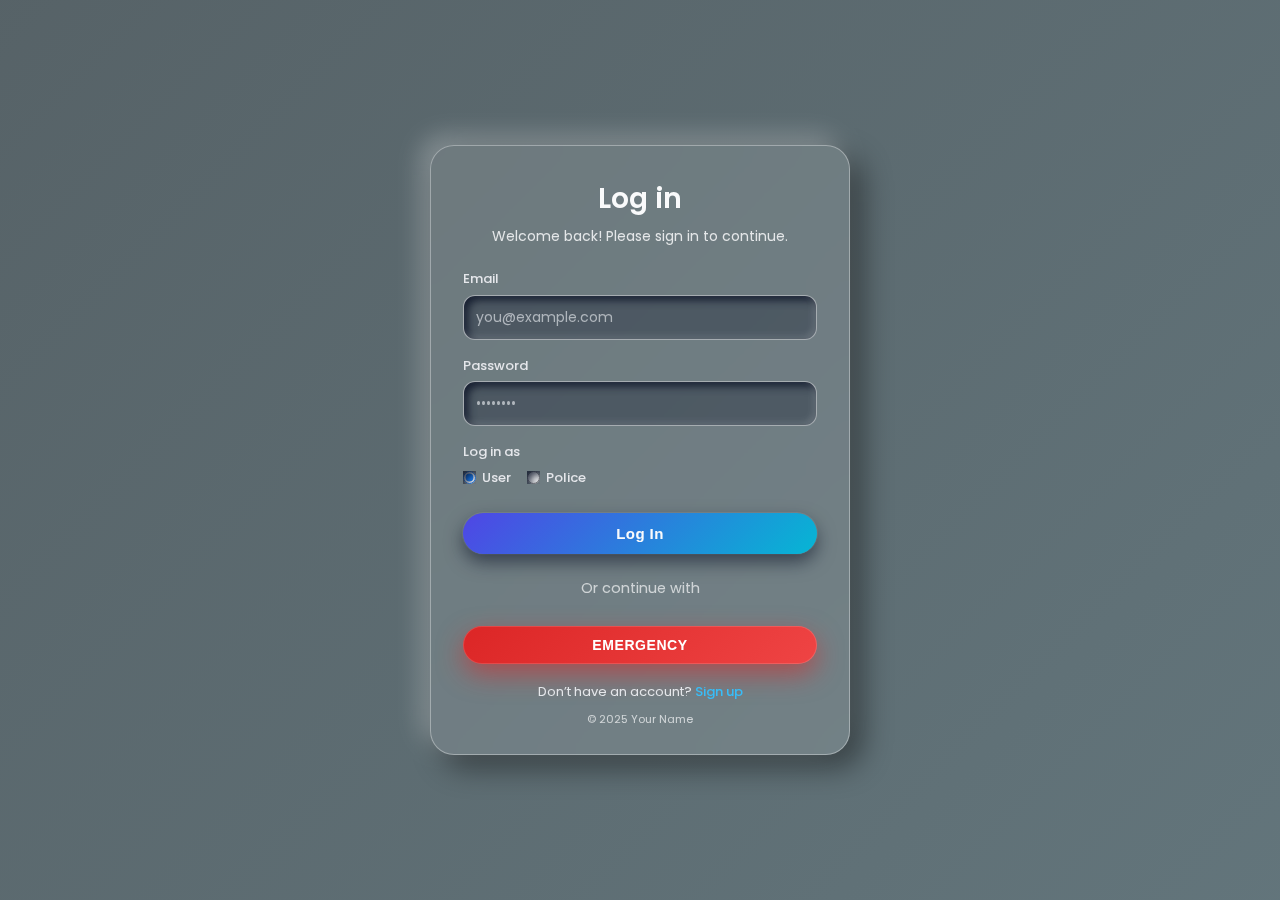
<file: src/main/resources/static/index.html>
<!DOCTYPE html>
<html lang="en">
<head>
  <meta charset="UTF-8" />
  <title>Jatri Ovijog - Login</title>
  <meta name="viewport" content="width=device-width, initial-scale=1.0" />
  <meta name="description" content="Modern glassmorphism login page" />
  <link rel="stylesheet" href="./css/ui.css">
  <link rel="stylesheet" href="./css/style.css">
  <script src="https://accounts.google.com/gsi/client" async defer></script>
</head>
<body>

  <main class="auth-wrapper">
    <section class="auth-card">
      <h1 class="auth-title">Log in</h1>
      <p class="auth-subtitle">Welcome back! Please sign in to continue.</p>

      <form id="loginForm" action="/login" method="POST">
        <div class="field">
          <label for="email">Email</label>
          <input
            type="email"
            id="email"
            name="email"
            placeholder="you@example.com"
            required
          />
        </div>

        <div class="field">
          <label for="password">Password</label>
          <input
            type="password"
            id="password"
            name="password"
            placeholder="••••••••"
            required
          />
        </div>

        <div class="field">
          <label>Log in as</label>
          <div class="role-options">
            <label>
              <input type="radio" name="accountType" value="user" checked required />
              User
            </label>
            <label>
              <input type="radio" name="accountType" value="police" required />
              Police
            </label>
          </div>
        </div>

        <button type="submit" class="btn-primary">Log In</button>
      </form>

      <div class="google-auth-wrapper" style="margin-top: 1.5rem; text-align: center;">
        <div style="font-size: 0.9rem; opacity: 0.7; margin-bottom: 10px;">Or continue with</div>
        
        <div id="g_id_onload"
             data-client_id="501224851869-jaolahogmj9g2s72ktcr26olqvh2lbbd.apps.googleusercontent.com"
             data-callback="handleGoogleCredential"
             data-auto_prompt="false">
        </div>
        <div class="g_id_signin"
             data-type="standard"
             data-size="large"
             data-theme="outline"
             data-text="sign_in_with"
             data-shape="rectangular"
             data-logo_alignment="left"
             data-width="100%">
        </div>
      </div>

      <button type="button" class="btn-emergency" onclick="window.location.href='emergency.html'" style="margin-top: 1rem;">Emergency</button>

      <p class="auth-extra">
        Don’t have an account?
        <a href="./signup.html">Sign up</a>
      </p>

      <footer class="auth-footer">
        &copy; 2025 Your Name
      </footer>
    </section>
  </main>

  <script src="./js/script.js"></script>
</body>
</html>
</file>
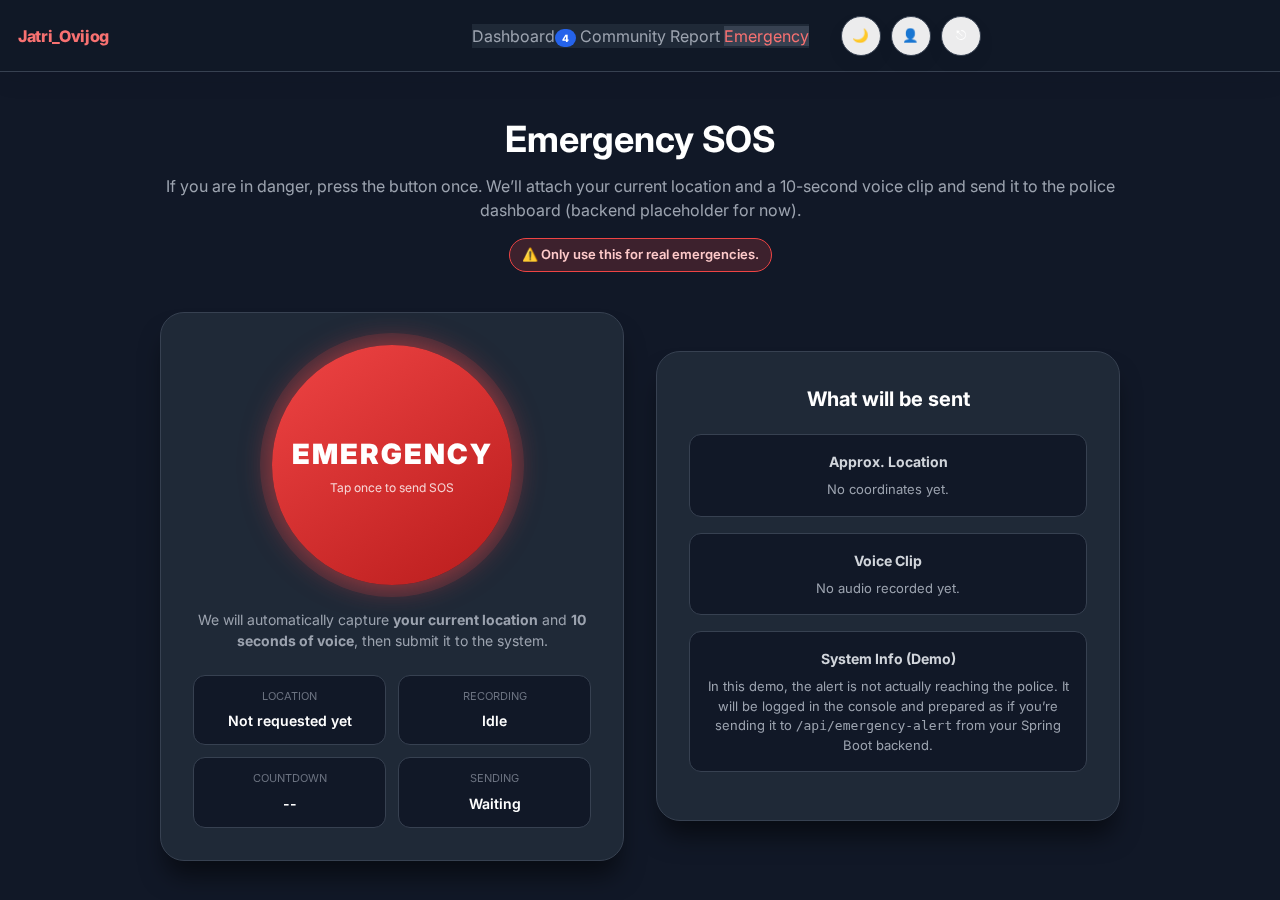
<file: src/main/resources/static/emergency.html>
<!DOCTYPE html>
<html lang="en">
<head>
  <meta charset="UTF-8" />
  <title>Jatri Ovijog – Emergency SOS</title>
  <meta name="viewport" content="width=device-width, initial-scale=1.0" />
<link rel="preconnect" href="https://fonts.googleapis.com">
<link rel="preconnect" href="https://fonts.gstatic.com" crossorigin>
<link href="https://fonts.googleapis.com/css2?family=Inter:wght@400;500;600;700;800&display=swap" rel="stylesheet">
  <!-- Global UI design system -->
  <link rel="stylesheet" href="./css/ui.css" />
  <!-- Styles -->
  <link rel="stylesheet" href="./css/emergency.css" />
  <link rel="stylesheet" href="./css/navbar.css" />
</head>
<body>
<header class="full-navbar">
  <div class="nav-left">
    <a href="dashboard.html" class="brand-title"><span>Jatri_Ovijog</span></a>
  </div>
  <button class="nav-toggle" aria-label="Toggle navigation">
    <span></span><span></span><span></span>
  </button>
  <div class="nav-collapsible">
    <div class="nav-pill" id="nav-pill">
      <div class="nav-slider" id="nav-slider"></div>
      <a href="dashboard.html" class="nav-pill-link" data-page="dashboard"><span>Dashboard</span><span class="nav-pill-badge">4</span></a>
      <a href="feed.html" class="nav-pill-link" data-page="feed"><span>Community</span></a>
      <a href="report.html" class="nav-pill-link" data-page="report"><span>Report</span></a>
      <a href="emergency.html" class="nav-pill-link" data-page="emergency"><span>Emergency</span></a>
    </div>
    <div class="nav-right">
      <button class="nav-icon-btn" id="theme-toggle" title="Toggle Theme">🌙</button>
      <button class="nav-icon-btn" id="profile-btn" title="Profile">👤</button>
      <button class="nav-icon-btn" id="logout-btn" title="Sign Out">⎋</button>
    </div>
  </div>
</header>
<div class="nav-backdrop" aria-hidden="true"></div>




  <!-- EMERGENCY CONTENT -->
  <main class="emergency-main">
    <section class="emergency-hero">
      <div>
        <h1>Emergency SOS</h1>
        <p>
          If you are in danger, press the button once. We’ll attach your current location and
          a 10-second voice clip and send it to the police dashboard (backend placeholder for now).
        </p>
      </div>
      <div class="hero-note">
        ⚠️ Only use this for real emergencies.
      </div>
    </section>

    <section class="emergency-layout">
      <!-- LEFT: BIG SOS BUTTON & STATUS -->
      <section class="emergency-card sos-card">
        <div class="sos-circle" id="sosButton">
          <div class="sos-inner">
            <span class="sos-label">EMERGENCY</span>
            <span class="sos-sub">Tap once to send SOS</span>
          </div>
        </div>
        <p class="sos-help-text">
          We will automatically capture <strong>your current location</strong> and 
          <strong>10 seconds of voice</strong>, then submit it to the system.
        </p>

        <div class="status-grid">
          <div class="status-chip">
            <span class="status-title">Location</span>
            <span id="locationStatus">Not requested yet</span>
          </div>
          <div class="status-chip">
            <span class="status-title">Recording</span>
            <span id="recordingStatus">Idle</span>
          </div>
          <div class="status-chip">
            <span class="status-title">Countdown</span>
            <span id="countdownStatus">--</span>
          </div>
          <div class="status-chip">
            <span class="status-title">Sending</span>
            <span id="sendingStatus">Waiting</span>
          </div>
        </div>
      </section>

      <!-- RIGHT: DETAILS PREVIEW / DEBUG -->
      <section class="emergency-card info-card">
        <h2>What will be sent</h2>
        <div class="info-block">
          <h3>Approx. Location</h3>
          <p id="locationCoords">No coordinates yet.</p>
          <a id="locationMapLink" href="#" target="_blank" class="map-link" style="display:none;">
            Open in Google Maps
          </a>
        </div>

        <div class="info-block">
          <h3>Voice Clip</h3>
          <p id="audioInfo">No audio recorded yet.</p>
          <audio id="audioPreview" controls style="display:none;"></audio>
        </div>

        <div class="info-block">
          <h3>System Info (Demo)</h3>
          <p class="small-note">
            In this demo, the alert is not actually reaching the police. It will be logged in the console
            and prepared as if you’re sending it to 
            <code>/api/emergency-alert</code> from your Spring Boot backend.
          </p>
        </div>
      </section>
    </section>
  </main>

  <!-- Scripts -->
  <script src="./js/navbar.js"></script>
  <script src="./js/emergency.js"></script>
</body>
</html>
</file>
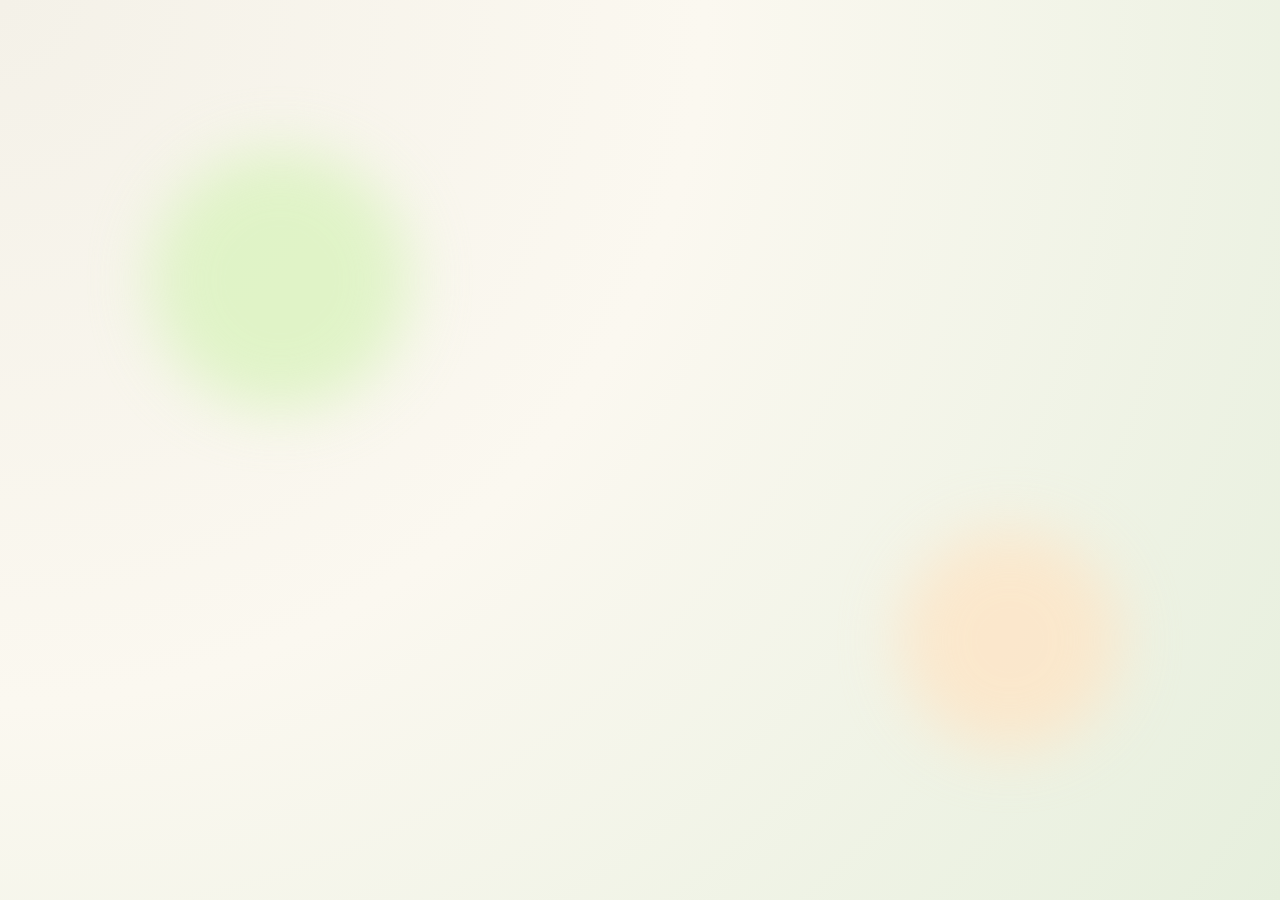
<file: src/main/resources/static/intro.html>
<!DOCTYPE html>
<html lang="en">
<head>
  <meta charset="UTF-8" />
  <title>Jatri Ovijog – Loading</title>
  <meta name="viewport" content="width=device-width, initial-scale=1.0" />
  <link rel="stylesheet" href="./css/intro.css" />
</head>
<body>
  <div class="splash-wrapper">
    <div class="splash-orb orb-1"></div>
    <div class="splash-orb orb-2"></div>

    <section class="splash-card">
      <div class="logo-dot"></div>

      <h1 class="splash-title">
        Jatri <span>Ovijog</span>
      </h1>

      <p class="splash-tagline">
        Your voice, <span>safer roads</span>.
      </p>

      <div class="splash-progress">
        <div class="splash-progress-bar"></div>
      </div>

      <p class="splash-hint">Preparing your dashboard…</p>
    </section>
  </div>

  <script>
    // Decide where to go next (user/police) – default = dashboard.html
    const target =
      sessionStorage.getItem("targetDashboard") || "dashboard.html";

    // small delay so animation is visible
    setTimeout(() => {
      window.location.href = target;
    }, 2600);
  </script>
</body>
</html>
</file>
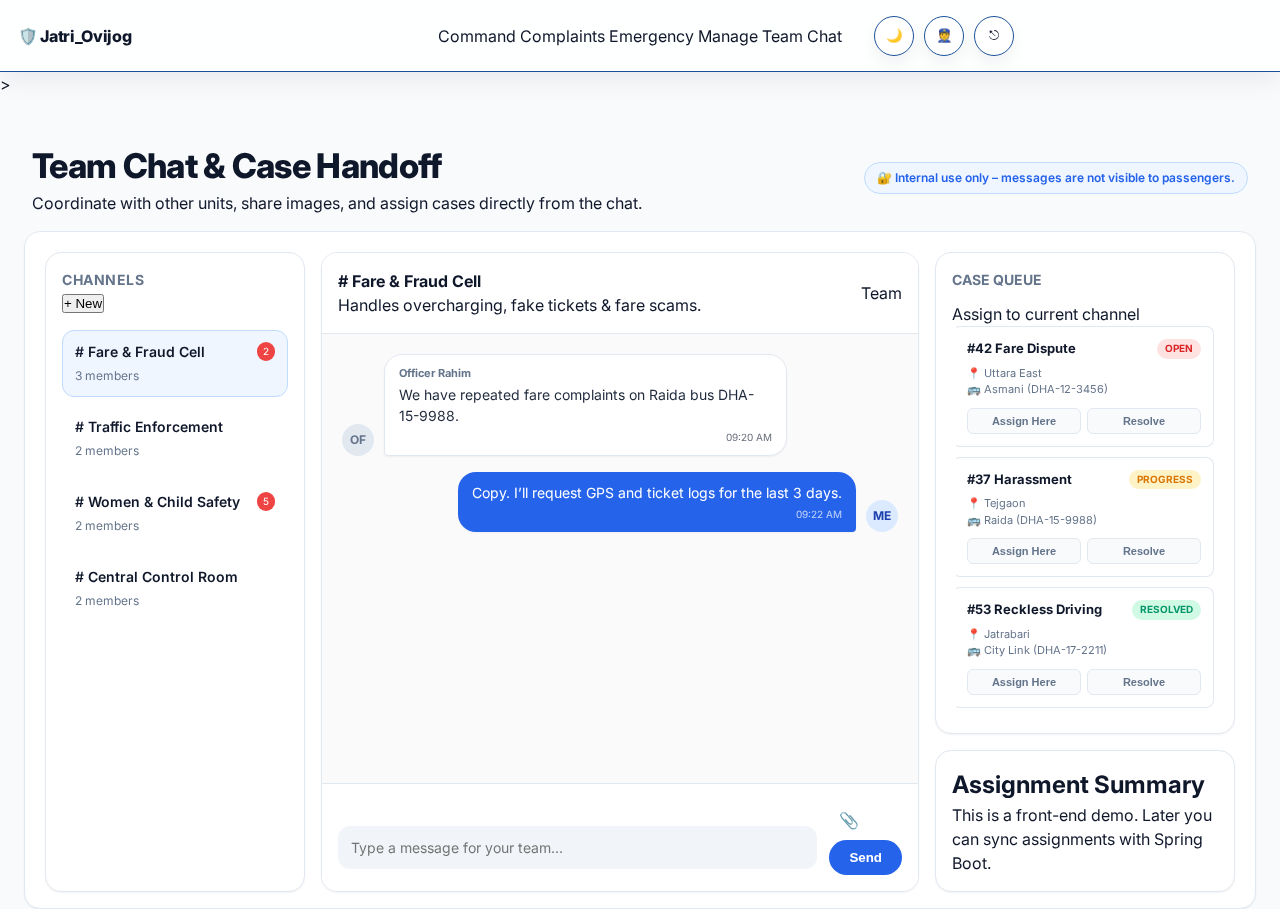
<file: src/main/resources/static/police-chat.html>
<!DOCTYPE html>
<html lang="en">
<head>
  <meta charset="UTF-8" />
  <title>Jatri Ovijog – Police Chat & Cases</title>
  <meta name="viewport" content="width=device-width, initial-scale=1.0" />

  <!-- Shared styles -->
   <link rel="preconnect" href="https://fonts.googleapis.com">
<link rel="preconnect" href="https://fonts.gstatic.com" crossorigin>
<link href="https://fonts.googleapis.com/css2?family=Inter:wght@400;500;600;700;800&display=swap" rel="stylesheet">
  <!-- Global UI design system -->
  <link rel="stylesheet" href="./css/ui.css" />
  <link rel="stylesheet" href="./css/dashboard.css" />
  <link rel="stylesheet" href="./css/navbar.css" />

  <!-- Page specific -->
  <link rel="stylesheet" href="./css/police-chat.css" />
</head>
<body>

<header class="full-navbar">
  <div class="nav-left">
    <a href="police-dashboard.html" class="brand-title"><span>🛡️ Jatri_Ovijog</span></a>
  </div>
  <button class="nav-toggle" aria-label="Toggle navigation">
    <span></span><span></span><span></span>
  </button>
  <div class="nav-collapsible">
    <div class="nav-pill" id="nav-pill">
      <div class="nav-slider" id="nav-slider"></div>
      <a href="police-dashboard.html" class="nav-pill-link" data-page="police-dashboard"><span>Command</span></a>
      <a href="police-complaints.html" class="nav-pill-link" data-page="police-complaints"><span>Complaints</span></a>
      <a href="police-emergency.html" class="nav-pill-link" data-page="police-emergency"><span>Emergency</span></a>
      <a href="police-manage.html" class="nav-pill-link" data-page="police-manage"><span>Manage</span></a>
      <a href="police-chat.html" class="nav-pill-link" data-page="police-chat"><span>Team Chat</span></a>
    </div>
    <div class="nav-right">
      <button class="nav-icon-btn" id="theme-toggle" title="Toggle Theme">🌙</button>
      <button class="nav-icon-btn" id="profile-btn" title="Profile">👮</button>
      <button class="nav-icon-btn" id="logout-btn" title="Sign Out">⎋</button>
    </div>
  </div>
</header>>
<div class="nav-backdrop" aria-hidden="true"></div>

<main class="dashboard-main police-chat-main">
  <header class="chat-page-header">
    <div>
      <h1 class="page-title">Team Chat & Case Handoff</h1>
      <p class="chat-subtitle">
        Coordinate with other units, share images, and assign cases directly from the chat.
      </p>
    </div>
    <div class="chat-badge">
      🔐 Internal use only – messages are not visible to passengers.
    </div>
  </header>

  <section class="chat-layout card">
    <!-- LEFT: conversation list -->
    <aside class="chat-sidebar">
      <div class="chat-sidebar-header">
        <h2>Channels</h2>
        <button id="newChannelBtn" class="small-soft-btn">+ New</button>
      </div>

      <div id="channelList" class="channel-list">
        <!-- Filled by JS -->
      </div>
    </aside>

    <!-- CENTER: chat window -->
    <section class="chat-main">
      <header class="chat-main-header">
        <div>
          <h2 id="currentChannelName">Select a channel</h2>
          <p id="currentChannelMeta" class="chat-meta"></p>
        </div>
        <div class="chat-main-tags">
          <span id="currentChannelType" class="channel-type-pill"></span>
        </div>
      </header>

      <div id="messageList" class="message-list">
        <!-- Messages injected by JS -->
      </div>

      <footer class="chat-input-bar">
        <div class="chat-input-left">
          <textarea
            id="chatInput"
            placeholder="Type a message for your team…"
            rows="1"
          ></textarea>
        </div>
        <div class="chat-input-right">
          <label class="file-label">
            📎
            <input type="file" id="imageInput" accept="image/*" hidden />
          </label>
          <button id="sendBtn" class="send-btn">Send</button>
        </div>
      </footer>
    </section>

    <!-- RIGHT: assign cases panel -->
    <aside class="chat-right">
      <section class="case-panel">
        <div class="case-panel-header">
          <h2>Case Queue</h2>
          <span class="case-panel-sub">Assign to current channel</span>
        </div>
        <div id="caseList" class="case-list">
          <!-- filled by JS -->
        </div>
      </section>

      <section class="case-panel mini-summary">
        <h2>Assignment Summary</h2>
        <ul id="caseSummaryList" class="case-summary-list"></ul>
        <p class="case-summary-note">
          This is a front-end demo. Later you can sync assignments with Spring Boot.
        </p>
      </section>
    </aside>
  </section>
</main>
<!-- Case timeline + notes modal -->
<div id="caseModal" class="chat-case-modal">
  <div class="chat-case-modal-backdrop"></div>
  <div class="chat-case-modal-dialog">
    <button class="case-modal-close" id="caseModalCloseBtn">×</button>

    <div class="case-modal-header">
      <h2 id="caseModalTitle">Case #</h2>
      <span id="caseModalStatus" class="case-status-pill"></span>
    </div>

    <p class="case-modal-subtitle" id="caseModalSubtitle"></p>

    <section class="case-modal-section">
      <h3>Assignment</h3>
      <div class="case-modal-assignment-row">
        <label>
          Officer / Team
          <select id="caseModalAssigneeSelect"></select>
        </label>
        <label>
          Status
          <select id="caseModalStatusSelect">
            <option value="open">Open</option>
            <option value="progress">In progress</option>
            <option value="resolved">Resolved</option>
          </select>
        </label>
        <button id="caseModalSaveAssignment" class="case-modal-primary-btn">
          Save
        </button>
      </div>
    </section>

    <section class="case-modal-section">
      <h3>Timeline</h3>
      <ul id="caseModalTimeline" class="case-timeline-list"></ul>
    </section>

    <section class="case-modal-section">
      <h3>Internal Notes</h3>
      <div id="caseModalNotesList" class="case-notes-list"></div>
      <div class="case-notes-input-row">
        <textarea id="caseModalNoteInput" rows="2"
          placeholder="Add a note for your team…"></textarea>
        <button id="caseModalAddNote" class="case-modal-secondary-btn">
          Add Note
        </button>
      </div>
    </section>
  </div>
</div>

<script src="./js/navbar.js"></script>
<script src="./js/police-chat.js"></script>
</body>
</html>
</file>
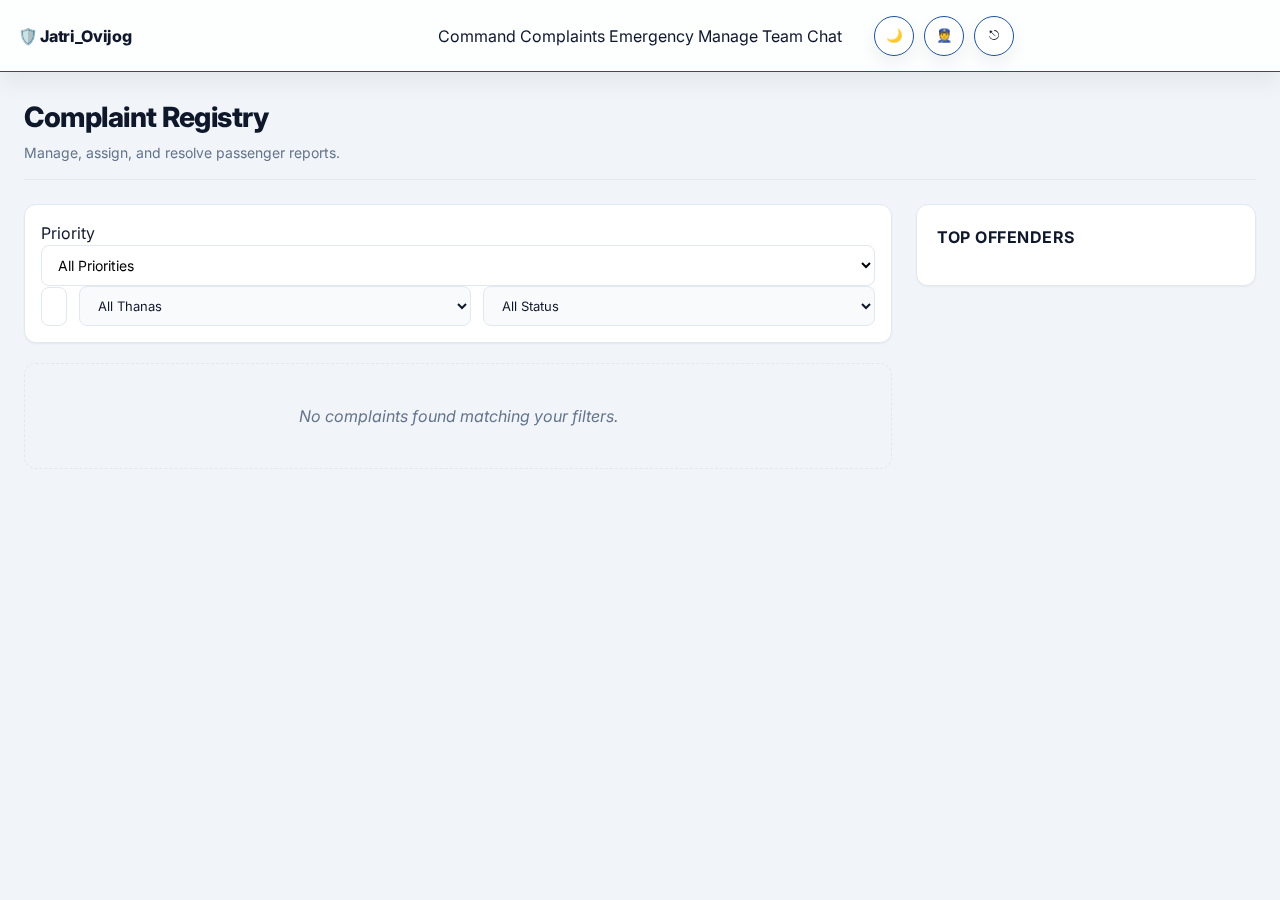
<file: src/main/resources/static/police-complaints.html>
<!DOCTYPE html>
<html lang="en">
<head>
  <meta charset="UTF-8" />
  <title>Jatri Ovijog – All Complaints</title>
  <meta name="viewport" content="width=device-width, initial-scale=1.0" />
  <link href="https://fonts.googleapis.com/css2?family=Inter:wght@400;500;600;700;800&display=swap" rel="stylesheet">
  <!-- Global UI design system -->
  <link rel="stylesheet" href="./css/ui.css" />
  <link rel="stylesheet" href="./css/navbar.css" />
  <link rel="stylesheet" href="./css/police-dashboard.css" />
  <link rel="stylesheet" href="./css/police-complaints.css" />
</head>
<body>


<header class="full-navbar">
  <div class="nav-left">
    <a href="police-dashboard.html" class="brand-title"><span>🛡️ Jatri_Ovijog</span></a>
  </div>
  <button class="nav-toggle" aria-label="Toggle navigation">
    <span></span><span></span><span></span>
  </button>
  <div class="nav-collapsible">
    <div class="nav-pill" id="nav-pill">
      <div class="nav-slider" id="nav-slider"></div>
      <a href="police-dashboard.html" class="nav-pill-link" data-page="police-dashboard"><span>Command</span></a>
      <a href="police-complaints.html" class="nav-pill-link" data-page="police-complaints"><span>Complaints</span></a>
      <a href="police-emergency.html" class="nav-pill-link" data-page="police-emergency"><span>Emergency</span></a>
      <a href="police-manage.html" class="nav-pill-link" data-page="police-manage"><span>Manage</span></a>
      <a href="police-chat.html" class="nav-pill-link" data-page="police-chat"><span>Team Chat</span></a>
    </div>
    <div class="nav-right">
      <button class="nav-icon-btn" id="theme-toggle" title="Toggle Theme">🌙</button>
      <button class="nav-icon-btn" id="profile-btn" title="Profile">👮</button>
      <button class="nav-icon-btn" id="logout-btn" title="Sign Out">⎋</button>
    </div>
  </div>
</header>
<div class="nav-backdrop" aria-hidden="true"></div>

<main class="police-main">
  <div class="police-header">
    <div>
      <h1 class="page-title">Complaint Registry</h1>
      <p class="police-subtitle">Manage, assign, and resolve passenger reports.</p>
    </div>
  </div>

  <div class="dashboard-grid">
    <section class="column-left">
      <div class="card filters-card">
        <div class="filter-group">
    <label>Priority</label>
    <select id="priorityFilter" class="form-select">
        <option value="all">All Priorities</option>
        <option value="High">High Priority</option>
        <option value="Medium">Medium Priority</option>
        <option value="Low">Low Priority</option>
    </select>
</div>
        <div class="filters-row">
          <input type="text" id="searchInput" placeholder="Search ID, Bus, Route..." class="filter-input">
          <select id="thanaFilter" class="filter-select">
            <option value="all">All Thanas</option>
            <option>Uttara East</option>
            <option>Mirpur</option>
            <option>Gulshan</option>
          </select>
          <select id="statusFilter" class="filter-select">
            <option value="all">All Status</option>
            <option>New</option>
            <option>In-Progress</option>
            <option>Resolved</option>
          </select>
        </div>
      </div>

      <div id="policeComplaintsList" class="complaints-container"></div>
    </section>

    <section class="column-right">
      <div class="card">
        <h2 class="card-title">Top Offenders</h2>
        <div id="busHotspotsList"></div>
      </div>
    </section>
  </div>
</main>
<!-- Case Details Modal -->
<div id="caseModal" class="case-modal hidden">
  <div class="case-modal-box">
    <div class="case-modal-header">
      <h2 id="caseModalTitle">Case</h2>
      <button id="caseModalClose" class="case-icon-btn">✕</button>
    </div>

    <div id="caseModalBody" class="case-modal-body"></div>

    <div class="case-modal-footer">
      <button id="caseModalClose2" class="complaint-btn">Close</button>
    </div>
  </div>
</div>

<script src="./js/navbar.js"></script>
<script src="./js/police-complaints.js"></script>
</body>
</html>
</file>
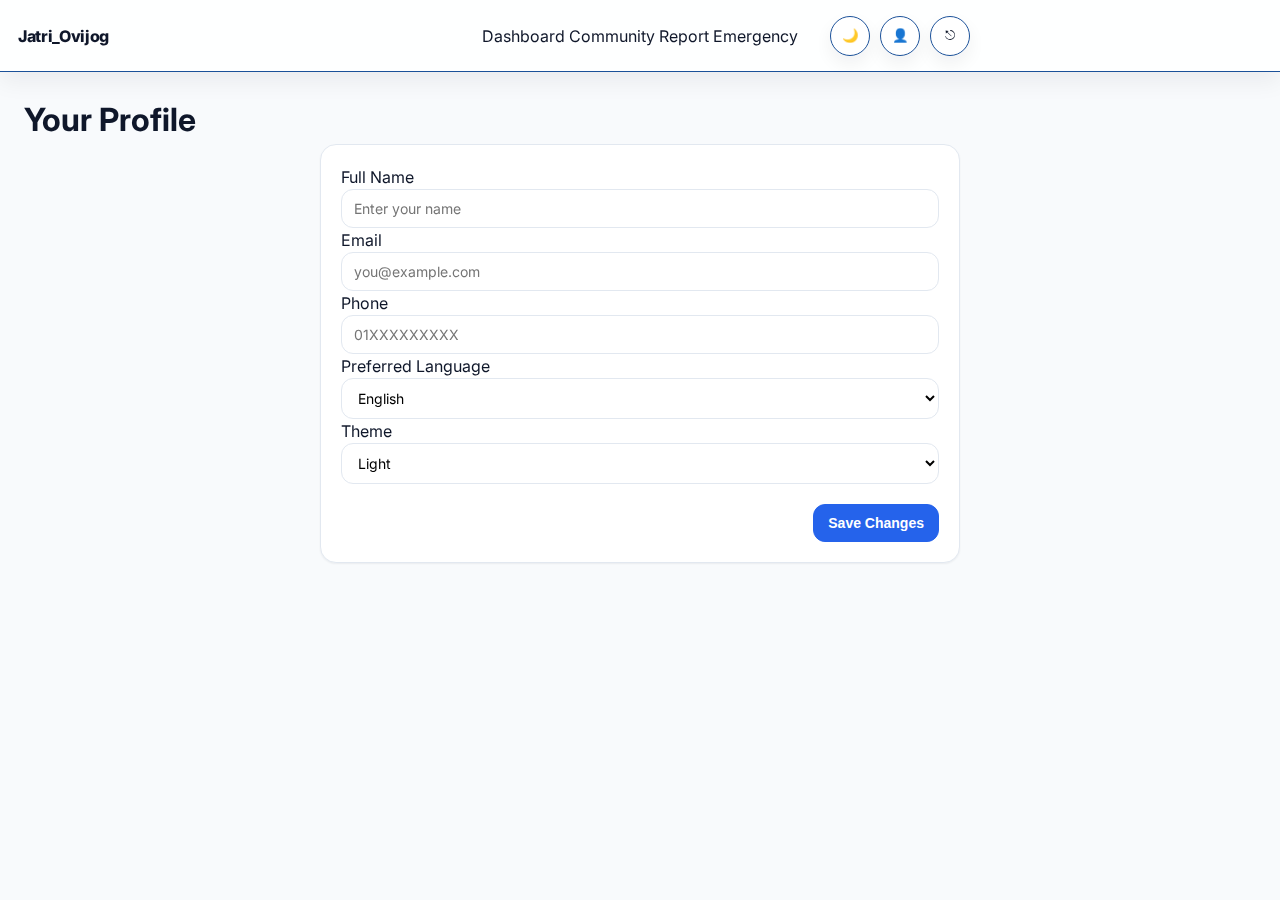
<file: src/main/resources/static/profile.html>
<!DOCTYPE html>
<html lang="en">
<head>
  <meta charset="UTF-8" />
  <title>Jatri Ovijog – Profile</title>
  <meta name="viewport" content="width=device-width, initial-scale=1.0" />
  <link rel="preconnect" href="https://fonts.googleapis.com">
  <link rel="preconnect" href="https://fonts.gstatic.com" crossorigin>
  <link href="https://fonts.googleapis.com/css2?family=Inter:wght@400;500;600;700;800&display=swap" rel="stylesheet">
  <!-- Global UI design system -->
  <link rel="stylesheet" href="./css/ui.css" />
  <!-- Navbar styles -->
  <link rel="stylesheet" href="./css/navbar.css" />
  <!-- Profile specific styles -->
  <link rel="stylesheet" href="./css/profile.css" />
</head>
<body>
  <!-- Passenger navbar -->
  <header class="full-navbar">
    <div class="nav-left">
      <a href="dashboard.html" class="brand-title"><span>Jatri_Ovijog</span></a>
    </div>
    <button class="nav-toggle" aria-label="Toggle navigation">
      <span></span><span></span><span></span>
    </button>
    <div class="nav-collapsible">
      <div class="nav-pill" id="nav-pill">
        <!-- Slider for active state -->
        <div class="nav-slider" id="nav-slider"></div>
        <a href="dashboard.html" class="nav-pill-link" data-page="dashboard"><span>Dashboard</span></a>
        <a href="feed.html" class="nav-pill-link" data-page="feed"><span>Community</span></a>
        <a href="report.html" class="nav-pill-link" data-page="report"><span>Report</span></a>
        <a href="emergency.html" class="nav-pill-link" data-page="emergency"><span>Emergency</span></a>
      </div>
      <div class="nav-right">
        <button class="nav-icon-btn" id="theme-toggle" title="Toggle Theme">🌙</button>
        <button class="nav-icon-btn" id="profile-btn" title="Profile">👤</button>
        <button class="nav-icon-btn" id="logout-btn" title="Sign Out">⎋</button>
      </div>
    </div>
  </header>
  <!-- Backdrop for mobile nav -->
  <div class="nav-backdrop" aria-hidden="true"></div>

  <!-- Profile content -->
  <main class="profile-main container">
    <h1 class="page-title">Your Profile</h1>
    <section class="card pad profile-card">
      <form id="profileForm">
        <div class="field">
          <label for="profileName">Full Name</label>
          <input type="text" id="profileName" placeholder="Enter your name" />
        </div>
        <div class="field">
          <label for="profileEmail">Email</label>
          <input type="email" id="profileEmail" placeholder="you@example.com" />
        </div>
        <div class="field">
          <label for="profilePhone">Phone</label>
          <input type="text" id="profilePhone" placeholder="01XXXXXXXXX" />
        </div>
        <div class="field">
          <label for="profileLanguage">Preferred Language</label>
          <select id="profileLanguage">
            <option value="en">English</option>
            <option value="bn">Bengali</option>
          </select>
        </div>
        <div class="field">
          <label for="profileTheme">Theme</label>
          <select id="profileTheme">
            <option value="light">Light</option>
            <option value="dark">Dark</option>
          </select>
        </div>
        <div class="profile-actions">
          <button type="submit" class="btn btn-primary">Save Changes</button>
        </div>
      </form>
    </section>
  </main>

  <!-- Scripts -->
  <script src="./js/profile.js"></script>
  <script src="./js/navbar.js"></script>
</body>
</html>
</file>
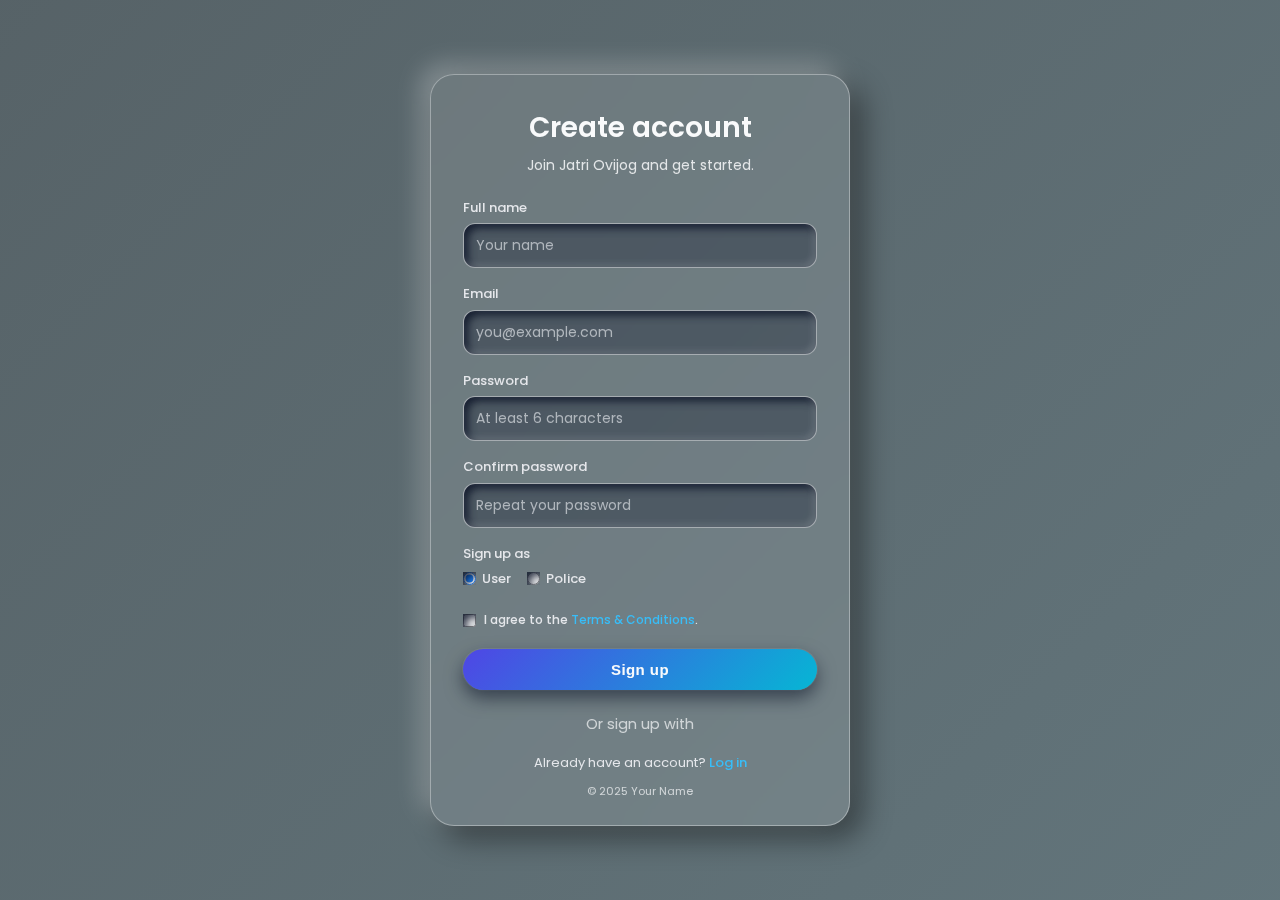
<file: src/main/resources/static/signup.html>
<!DOCTYPE html>
<html lang="en">
<head>
  <meta charset="UTF-8" />
  <title>Jatri Ovijog - Sign up</title>
  <meta name="viewport" content="width=device-width, initial-scale=1.0" />
  <meta name="description" content="Modern glassmorphism signup page" />
  <link rel="stylesheet" href="./css/ui.css">
  <link rel="stylesheet" href="./css/style.css">
  <script src="https://accounts.google.com/gsi/client" async defer></script>
</head>
<body>

  <main class="auth-wrapper">
    <section class="auth-card">
      <h1 class="auth-title">Create account</h1>
      <p class="auth-subtitle">Join Jatri Ovijog and get started.</p>

      <form id="signupForm" action="/signup" method="POST">
        <div class="field">
          <label for="name">Full name</label>
          <input
            type="text"
            id="name"
            name="name"
            placeholder="Your name"
            required
          />
        </div>

        <div class="field">
          <label for="email">Email</label>
          <input
            type="email"
            id="email"
            name="email"
            placeholder="you@example.com"
            required
          />
        </div>

        <div class="field">
          <label for="password">Password</label>
          <input
            type="password"
            id="password"
            name="password"
            placeholder="At least 6 characters"
            required
          />
        </div>

        <div class="field">
          <label for="confirmPassword">Confirm password</label>
          <input
            type="password"
            id="confirmPassword"
            name="confirmPassword"
            placeholder="Repeat your password"
            required
          />
        </div>

        <div class="field">
          <label>Sign up as</label>
          <div class="role-options">
            <label>
              <input type="radio" name="accountType" value="user" checked required />
              User
            </label>
            <label>
              <input type="radio" name="accountType" value="police" required />
              Police
            </label>
          </div>
        </div>

        <div class="field">
          <label style="display:flex; gap:8px; align-items:flex-start; font-size:12px;">
            <input type="checkbox" id="terms" name="terms" style="width:auto; margin-top:3px;" />
            <span>I agree to the <a href="#" target="_blank">Terms &amp; Conditions</a>.</span>
          </label>
        </div>

        <button type="submit" class="btn-primary">Sign up</button>
      </form>

      <div class="google-auth-wrapper" style="margin-top: 1.5rem; text-align: center;">
        <div style="font-size: 0.9rem; opacity: 0.7; margin-bottom: 10px;">Or sign up with</div>
        
        <div id="g_id_onload"
             data-client_id="501224851869-jaolahogmj9g2s72ktcr26olqvh2lbbd.apps.googleusercontent.com"
             data-callback="handleGoogleCredential"
             data-auto_prompt="false">
        </div>
        <div class="g_id_signin"
             data-type="standard"
             data-size="large"
             data-theme="outline"
             data-text="signup_with"
             data-shape="rectangular"
             data-logo_alignment="left"
             data-width="100%">
        </div>
      </div>

      <p class="auth-extra">
        Already have an account?
        <a href="index.html">Log in</a>
      </p>

      <footer class="auth-footer">
        &copy; 2025 Your Name
      </footer>
    </section>
  </main>

  <script src="./js/signup.js"></script>
</body>
</html>
</file>
<file: src/main/resources/static/css/ui.css>
/*
  ui.css – Global Design System

  This file defines a consistent set of design tokens and reusable utility classes
  for the Jatri Ovijog dashboard. Load this stylesheet before any page-specific
  CSS so variables and base styles are available project‑wide. All pages
  reference the same variables for colours, borders, shadows and spacing.

  The goal is to eliminate redundant definitions spread across multiple
  component files and ensure a uniform look and feel. Variables are scoped
  under :root for easy reuse in custom components, and global element
  selectors normalise typography, spacing and backgrounds.
*/

:root {
  /* Surface colours */
  --bg-body: #F8FAFC;      /* light slate for backgrounds */
  --bg-card: #FFFFFF;      /* white cards */
  --bg-muted: #F1F5F9;     /* very light grey for muted blocks */
  --bg-glass: rgba(255,255,255,0.86);

  /* Brand palette */
  --primary: #0F172A;      /* slate-900 for text on light theme */
  --accent: #2563EB;       /* primary blue */
  --accent-hover: #1D4ED8; /* darker blue on hover */
  --accent-soft: rgba(37, 99, 235, 0.12);

  /* Typography colours */
  --text-main: #0F172A;    /* primary text */
  --text-muted: #64748B;   /* secondary text */

  /* Status colours */
  --success: #22C55E;
  --warning: #F59E0B;
  --danger:  #EF4444;

  /* Borders and shadows */
  --border-light: #E2E8F0;
  --shadow-sm: 0 1px 2px rgba(15,23,42,0.06);
  --shadow-md: 0 10px 22px rgba(15,23,42,0.10);

  /* Radii */
  --radius-md: 12px;
  --radius-lg: 16px;
  --radius-full: 9999px;

  /* Motion easing */
  --ease-out: cubic-bezier(0.16, 1, 0.3, 1);
}

/* Dark theme overrides. Toggle by adding data-theme="dark" on <html>. */
html[data-theme="dark"] {
  --bg-body: #0B1220;
  --bg-card: #0F172A;
  --bg-muted: rgba(148, 163, 184, 0.14);
  --bg-glass: rgba(15,23,42,0.68);
  --text-main: #E2E8F0;
  --text-muted: #94A3B8;
  --border-light: rgba(148,163,184,0.22);
  --shadow-sm: 0 1px 2px rgba(0,0,0,0.35);
  --shadow-md: 0 16px 32px rgba(0,0,0,0.65);
}

/* Base reset */
* { box-sizing: border-box; margin: 0; padding: 0; }
html, body { height: 100%; }
body {
  font-family: 'Inter', system-ui, -apple-system, Segoe UI, Roboto, Arial, sans-serif;
  background: var(--bg-body);
  color: var(--text-main);
  line-height: 1.5;
  -webkit-font-smoothing: antialiased;
}
img { max-width: 100%; display: block; }
a { color: inherit; text-decoration: none; }

/* Container utility for centred content */
.container {
  max-width: 1280px;
  margin: 0 auto;
  padding: 0 24px;
}

/* Card component */
.card {
  background: var(--bg-card);
  border: 1px solid var(--border-light);
  border-radius: var(--radius-lg);
  box-shadow: var(--shadow-sm);
}
.card.pad { padding: 20px; }

/* Button base */
.btn {
  appearance: none;
  border: 1px solid var(--border-light);
  background: var(--bg-card);
  color: var(--text-main);
  font-weight: 700;
  font-size: 14px;
  padding: 10px 14px;
  border-radius: var(--radius-md);
  cursor: pointer;
  transition: transform 160ms var(--ease-out), box-shadow 160ms var(--ease-out), background 160ms var(--ease-out), border-color 160ms var(--ease-out);
}
.btn:hover {
  box-shadow: var(--shadow-sm);
  transform: translateY(-1px);
  border-color: #CBD5E1;
}
.btn:active { transform: translateY(0); }
.btn-primary {
  background: var(--accent);
  border-color: var(--accent);
  color: #fff;
}
.btn-primary:hover {
  background: var(--accent-hover);
  border-color: var(--accent-hover);
}
.btn-ghost {
  background: transparent;
  border-color: transparent;
  color: var(--text-main);
}
.btn-danger {
  background: rgba(239,68,68,0.12);
  border-color: rgba(239,68,68,0.24);
  color: var(--danger);
}

/* Form elements */
input[type="text"], input[type="email"], input[type="password"], textarea, select {
  width: 100%;
  font-family: inherit;
  font-size: 14px;
  border: 1px solid var(--border-light);
  border-radius: var(--radius-md);
  padding: 10px 12px;
  background: #fff;
  outline: none;
  transition: border-color 160ms var(--ease-out), box-shadow 160ms var(--ease-out);
}
input:focus, textarea:focus, select:focus {
  border-color: rgba(37,99,235,0.55);
  box-shadow: 0 0 0 4px rgba(37,99,235,0.15);
}
html[data-theme="dark"] input[type="text"],
html[data-theme="dark"] input[type="email"],
html[data-theme="dark"] input[type="password"],
html[data-theme="dark"] textarea,
html[data-theme="dark"] select {
  background: rgba(2,6,23,0.55);
  color: var(--text-main);
}

/* Badges */
.badge {
  display: inline-flex;
  align-items: center;
  gap: 6px;
  padding: 4px 10px;
  border-radius: var(--radius-full);
  font-size: 11px;
  font-weight: 800;
  border: 1px solid var(--border-light);
  background: var(--bg-muted);
  color: var(--text-main);
  letter-spacing: 0.02em;
  text-transform: uppercase;
}
.badge-success { background: rgba(34,197,94,0.12); border-color: rgba(34,197,94,0.22); color: #065F46; }
.badge-warning { background: rgba(245,158,11,0.14); border-color: rgba(245,158,11,0.24); color: #92400E; }
.badge-danger  { background: rgba(239,68,68,0.12); border-color: rgba(239,68,68,0.24); color: #991B1B; }

/* Utilities */
.section-title {
  font-size: 16px;
  font-weight: 700;
  margin-bottom: 12px;
  color: var(--text-main);
  text-transform: uppercase;
  letter-spacing: 0.02em;
}
.subtext {
  color: var(--text-muted);
  font-size: 13px;
}
</file>
<file: src/main/resources/static/css/emergency.css>
/* DARK MODE OVERRIDE FOR EMERGENCY PAGE */
body {
  background: #111827 !important; /* Very Dark Gray */
  color: #F9FAFB !important;
}

/* Navbar override for dark mode */
.full-navbar {
  background: rgba(17, 24, 39, 0.9) !important;
  border-bottom: 1px solid #374151 !important;
}
.brand-title { color: #F87171 !important; } /* Light Red */
.nav-pill { background: #1F2937 !important; }
.nav-pill-link { color: #9CA3AF !important; }
.nav-pill-link.active { background: #374151 !important; color: #F87171 !important; }
.nav-icon-btn { border-color: #374151 !important; color: white !important; }

/* Main Content */
.emergency-main {
  max-width: 1000px;
  margin: 40px auto;
  padding: 0 20px;
}

.emergency-hero {
  text-align: center;
  margin-bottom: 40px;
}
.emergency-hero h1 { font-size: 36px; color: white; margin-bottom: 8px; }
.emergency-hero p { color: #9CA3AF; }

.hero-note {
  display: inline-block;
  margin-top: 16px;
  background: rgba(239, 68, 68, 0.2);
  color: #FECACA;
  padding: 6px 12px;
  border-radius: 99px;
  border: 1px solid #EF4444;
  font-size: 13px;
  font-weight: 600;
}

.emergency-layout {
  display: grid;
  grid-template-columns: 1fr 1fr;
  gap: 32px;
  align-items: center;
}

/* SOS Card */
.emergency-card {
  background: #1F2937; /* Dark Grey Card */
  border-radius: 24px;
  padding: 32px;
  border: 1px solid #374151;
  box-shadow: 0 20px 25px -5px rgba(0, 0, 0, 0.5);
  text-align: center;
}

/* The Button */
.sos-circle {
  width: 240px;
  height: 240px;
  border-radius: 50%;
  background: linear-gradient(145deg, #EF4444, #B91C1C);
  margin: 0 auto 24px;
  display: flex;
  align-items: center;
  justify-content: center;
  cursor: pointer;
  box-shadow: 0 0 0 12px rgba(239, 68, 68, 0.15), 0 0 30px rgba(239, 68, 68, 0.6);
  transition: all 0.3s cubic-bezier(0.4, 0, 0.2, 1);
  position: relative;
}

.sos-circle:hover {
  transform: scale(1.05);
  box-shadow: 0 0 0 16px rgba(239, 68, 68, 0.25), 0 0 50px rgba(239, 68, 68, 0.8);
}

.sos-circle:active { transform: scale(0.95); }

.sos-circle.active {
  animation: pulseCritical 1.5s infinite;
}

@keyframes pulseCritical {
  0% { box-shadow: 0 0 0 0 rgba(239, 68, 68, 0.7); }
  70% { box-shadow: 0 0 0 40px rgba(239, 68, 68, 0); }
  100% { box-shadow: 0 0 0 0 rgba(239, 68, 68, 0); }
}

.sos-label {
  display: block;
  font-size: 28px;
  font-weight: 900;
  color: white;
  letter-spacing: 2px;
}
.sos-sub {
  color: rgba(255,255,255,0.8);
  font-size: 12px;
  margin-top: 4px;
  display: block;
}

.sos-help-text {
  color: #9CA3AF;
  font-size: 14px;
  margin-bottom: 24px;
}

/* Status Chips */
.status-grid {
  display: grid;
  grid-template-columns: 1fr 1fr;
  gap: 12px;
}

.status-chip {
  background: #111827;
  padding: 12px;
  border-radius: 12px;
  border: 1px solid #374151;
}

.status-title { display: block; font-size: 11px; color: #6B7280; text-transform: uppercase; margin-bottom: 4px; }
.status-chip span:last-child { font-weight: 600; color: white; font-size: 14px; }

/* Right Info Column */
.info-card h2 { color: white; margin-bottom: 20px; font-size: 20px; }

.info-block {
  background: #111827;
  border: 1px solid #374151;
  padding: 16px;
  border-radius: 12px;
  margin-bottom: 16px;
}

.info-block h3 { color: #D1D5DB; font-size: 14px; margin: 0 0 8px; }
.info-block p { color: #9CA3AF; font-size: 13px; margin: 0; }
.map-link { color: #60A5FA; }

@media (max-width: 800px) {
  .emergency-layout { grid-template-columns: 1fr; }
}
</file>
<file: src/main/resources/static/css/navbar.css>
:root {
  /* Core (match dashboard/ui system) */
  --surface: #ffffff;
  --text: #0f172a;
  --muted: #64748b;
  --border: #1b5199;
  --primary: #2563eb;
  --primary-soft: #dbeafe;

  --radius-pill: 999px;
  --radius-16: 16px;

  --shadow-sm: 0 1px 2px rgba(15, 23, 42, 0.06);
  --shadow-md: 0 10px 24px rgba(15, 23, 42, 0.08);
  --ring: 0 0 0 4px rgba(37, 99, 235, 0.22);

  --font:
    "Inter", system-ui, -apple-system, Segoe UI, Roboto, Arial, sans-serif;

  /* User requested variables */
  --black: #0f0f0f;
  --gray: #3f3f3f;
  --white: #fff;
}

/* If navbar is fixed, page needs top padding */
body {
  font-family: var(--font);
  color: var(--text);
  padding-top: 72px;
  position: relative;
  overflow-x: hidden;
}

/* Background image layer */
body::before {
  content: "";
  position: fixed;
  inset: 0;

  background-image: url("https://i.postimg.cc/hG587yhb/dhaka-forest-20260119-185619.png");
  background-repeat: no-repeat;
  background-size: 50%;
  background-size: cover;
  background-position: center -200px;
  background-attachment: fixed;

  filter: blur(2px);
  /* 🔥 blur strength */
  transform: scale(1.1);
  /* prevents edge cropping */
  z-index: -2;
}

html[data-theme="dark"] body::before {
  background-image: url("https://i.postimg.cc/wBNJ7hRt/dhaka-blueprint-20260121-142616.png");
  opacity: 1;
  filter: blur(1.5px) brightness(0.85);
  /* Slight dim for readability */
}

@media (max-width: 768px) {
  body {
    padding-top: 64px;
  }

  body::before {
    background-position: center center;
    background-size: cover;
  }
}

body.nav-open {
  overflow: hidden;
}

/* ============ NAVBAR SHELL ============ */
.full-navbar {
  position: fixed;
  top: 0;
  left: 0;
  right: 0;
  z-index: 2000;

  height: 72px;
  padding: 0 18px;

  display: flex;
  align-items: center;
  justify-content: space-between;
  gap: 12px;

  background: rgba(255, 255, 255, 0.86);
  backdrop-filter: blur(12px);
  -webkit-backdrop-filter: blur(12px);
  border-bottom: 1px solid var(--border);
  box-shadow: 0 10px 22px rgba(15, 23, 42, 0.06);
}

@media (max-width: 768px) {
  .full-navbar {
    height: 64px;
    padding: 0 12px;
  }
}

/* --- BRAND --- */
.nav-left {
  display: flex;
  align-items: center;
  min-width: 160px;
}

.brand-title {
  text-decoration: none;
  display: inline-flex;
  align-items: center;
  gap: 10px;

  color: var(--text);
  font-weight: 800;
  letter-spacing: -0.02em;
  font-size: 16px;
}

.brand-title:hover {
  color: rgba(15, 23, 42, 0.85);
}

.brand-title:focus-visible {
  outline: none;
  box-shadow: var(--ring);
  border-radius: var(--radius-pill);
  padding: 6px 10px;
  margin-left: -10px;
}

/* --- COLLAPSIBLE WRAPPER --- */
.nav-collapsible {
  display: flex;
  align-items: center;
  justify-content: center;
  gap: 12px;
  flex: 1;
}

/* ============ NEW NAV ANIMATION STYLES ============ */
.nav-wrap {
 border: 1px solid #ebe5e5;
    width: fit-content;
    margin: 0 auto;
    border-radius: 500px;
    position: relative;
    box-shadow: inset 10px 0 10px #93cad1;
    background: linear-gradient(0deg, #94dd99, #a1dbd6);
}

.nav-wrap:after {
  content: "";
  display: block;
  position: absolute;
  inset: -5px;
  background: linear-gradient(180deg, var(--gray), #212121);
  border-radius: 500px;
  z-index: -1;
}

.nav {
  width: fit-content;
  anchor-name: --nav;
  margin: 6.7px;
  display: flex;
  position: relative;
  z-index: 10;
}

.nav a {
  z-index: 10;
  position: relative;
  display: inline-flex; /* Changed from inline-block to inline-flex for alignment */
  align-items: center;
  gap: 8px;
  padding: 10px 24px; /* Reduced from 20px 50px to fit navbar height */
  color: white; /* Force white text on the dark navbar */
  text-decoration: none;
  font-weight: 600;
  font-size: 14px;
  transition: color 0.2s;
}

.nav a:before {
  content: "";
  display: block;
  position: absolute;
  inset: 0;
  opacity: 0.2;
}

/* Active State Logic */
.nav a.active {
  anchor-name: --active;
  color: black;
}

.nav a:hover:before {
  anchor-name: --nav; /* This might be for a hover effect, but sticking to request */
}

/* The Bubble */
.bubble {
  background: white;
  /* z-index: 5; */
  /* CSS Anchor Positioning */
  top: anchor(top);
  right: anchor(right);
  bottom: anchor(bottom);
  left: anchor(left);

  position: absolute;
  transition: all 0.2s;
  border-radius: 500px;
  pointer-events: none; /* Let clicks pass through to links */

  /* Make sure it has dimensions if anchor isn't supported/found initially */
}

.bubble.active {
     position-anchor: --active;
    z-index: 2;
    background: linear-gradient(180deg, #f2f2f2, #f0f4fd);
    box-shadow: inset 0 2px 7px #fff;

}

.bubble.hover {
 z-index: 1;
  background: linear-gradient(180deg, #1F7D53, #ECF4E8);
  box-shadow: inset 0 2px 7px #ffffff29;
  position-anchor: --nav;
}

/* Badge */
.nav-pill-badge {
  background: var(--primary);
  color: #ffffff;
  font-size: 10px;
  padding: 3px 7px;
  border-radius: 999px;
  font-weight: 800;
  line-height: 1;
}

/* --- RIGHT ACTIONS --- */
.nav-right {
  display: flex;
  align-items: center;
  justify-content: flex-end;
  gap: 10px;
  min-width: 160px;
}

.nav-icon-btn {
  width: 40px;
  height: 40px;
  border-radius: var(--radius-pill);
  border: 1px solid var(--border);
  background: rgba(255, 255, 255, 0.92);
  color: var(--text);
  cursor: pointer;

  display: inline-flex;
  align-items: center;
  justify-content: center;

  transition:
    transform 0.16s ease,
    box-shadow 0.16s ease,
    border-color 0.16s ease,
    background 0.16s ease;
  box-shadow: 0 8px 18px rgba(15, 23, 42, 0.06);
}

.nav-icon-btn:hover {
  transform: translateY(-1px);
  border-color: rgba(148, 163, 184, 0.8);
  box-shadow: var(--shadow-md);
}

.nav-icon-btn:active {
  transform: translateY(0px) scale(0.99);
}

.nav-icon-btn:focus-visible {
  outline: none;
  box-shadow: var(--shadow-sm), var(--ring);
}

.nav-icon-svg {
  width: 20px;
  height: 20px;
  stroke-width: 2px;
}

/* Primary CTA in navbar (optional) */
.nav-cta {
  display: inline-flex;
  align-items: center;
  gap: 8px;

  height: 40px;
  padding: 0 14px;

  border-radius: var(--radius-pill);
  border: 1px solid rgba(37, 99, 235, 0.22);
  background: var(--primary);
  color: #ffffff;

  font-weight: 700;
  font-size: 13.5px;
  text-decoration: none;

  box-shadow: 0 10px 20px rgba(37, 99, 235, 0.18);
  transition:
    transform 0.16s ease,
    filter 0.16s ease;
}

.nav-cta:hover {
  transform: translateY(-1px);
  filter: brightness(1.02);
}

.nav-cta:focus-visible {
  outline: none;
  box-shadow: var(--ring);
}

/* === MOBILE MENU TOGGLE === */
.nav-toggle {
  display: none;
  background: transparent;
  border: none;
  width: 40px;
  height: 40px;
  cursor: pointer;

  align-items: center;
  justify-content: center;
  gap: 4px;
}

.nav-toggle span {
  width: 5px;
  height: 5px;
  background: var(--text);
  border-radius: 50%;
  display: block;
  transition:
    transform 200ms ease,
    opacity 200ms ease;
}

/* Backdrop for mobile dropdown */
.nav-backdrop {
  display: none;
  position: fixed;
  inset: 0;
  z-index: 1990;
  background: rgba(15, 23, 42, 0.35);
}

.nav-backdrop.is-open {
  display: block;
}

/* RESPONSIVE */
@media (max-width: 900px) {
  .nav-left,
  .nav-right {
    min-width: auto;
  }
}

@media (max-width: 768px) {
  .nav-toggle {
    display: inline-flex;
    flex-direction: column;
  }

  .nav-collapsible {
    position: fixed;
    left: 12px;
    right: 12px;
    top: 72px;
    z-index: 2001;

    flex-direction: column;
    align-items: stretch;
    justify-content: flex-start;
    gap: 12px;

    padding: 12px;
    background: rgba(255, 255, 255, 0.96);
    border: 1px solid var(--border);
    border-radius: var(--radius-16);
    box-shadow: var(--shadow-md);

    transform: translateY(-10px);
    opacity: 0;
    pointer-events: none;
    transition:
      transform 220ms cubic-bezier(0.16, 1, 0.3, 1),
      opacity 220ms cubic-bezier(0.16, 1, 0.3, 1);
  }

  .full-navbar.is-open .nav-collapsible {
    transform: translateY(0);
    opacity: 1;
    pointer-events: auto;
  }

  /* Reset nav style for mobile logic if needed */
  .nav-wrap {
    width: 100%;
    margin: 0;
    background: transparent;
    border: none;
    box-shadow: none;
  }

  .nav-wrap:after {
    display: none;
  }

  .nav {
    flex-direction: column;
    width: 100%;
  }

  .nav a {
    color: var(--text);
    padding: 12px 14px;
    justify-content: space-between;
    width: 100%;
    border-radius: var(--radius-16);
  }

  .nav a.active {
    background: var(--primary-soft);
    color: var(--primary);
  }

  .bubble {
    display: none; /* Hide bubble on mobile */
  }

  .nav-right {
    width: 100%;
    justify-content: space-between;
    padding-top: 2px;
  }
}
</file>
<file: src/main/resources/static/css/intro.css>
:root {
  --bg-soft-cream: #f4f1e8;
  --bg-soft-green: #e6efdd;
  --card-cream: #f8f4ea;
  --accent-deep: #6f8b40;
  --accent-soft: #9faf62;
  --text-main: #2f3127;
  --text-muted: #7a7f6a;
}

* {
  box-sizing: border-box;
}

body {
  margin: 0;
  min-height: 100vh;
  font-family: system-ui, -apple-system, BlinkMacSystemFont, "Segoe UI",
    sans-serif;
  background: radial-gradient(circle at top left, var(--bg-soft-cream) 0%,
      #fbf8f0 45%, var(--bg-soft-green) 100%);
  display: flex;
  align-items: center;
  justify-content: center;
  overflow: hidden;
  color: var(--text-main);
}

/* wrapper with soft blobs */
.splash-wrapper {
  position: relative;
  width: 100%;
  max-width: 900px;
  height: 100vh;
  max-height: 520px;
  padding: 0 16px;
  display: flex;
  align-items: center;
  justify-content: center;
}

.splash-orb {
  position: absolute;
  border-radius: 50%;
  filter: blur(30px);
  opacity: 0.75;
}

.orb-1 {
  width: 260px;
  height: 260px;
  background: #d8f3bb;
  top: -40px;
  left: -40px;
}

.orb-2 {
  width: 220px;
  height: 220px;
  background: #ffe4c4;
  bottom: -40px;
  right: -30px;
}

/* main glass card */
.splash-card {
  position: relative;
  z-index: 1;
  width: 100%;
  max-width: 480px;
  padding: 32px 28px 26px;
  border-radius: 26px;
  background: linear-gradient(145deg, #fdfaf4dd, #f3f0e5dd);
  box-shadow:
    0 22px 40px rgba(165, 160, 136, 0.32),
    0 1px 0 rgba(255, 255, 255, 0.9);
  backdrop-filter: blur(18px);
  text-align: center;
  animation: cardFadeUp 0.6s ease-out forwards;
  transform: translateY(18px);
  opacity: 0;
}

/* small logo dot */
.logo-dot {
  width: 26px;
  height: 26px;
  border-radius: 50%;
  margin: 0 auto 12px;
  background: radial-gradient(circle at 30% 20%, #ffe8a9, #ffb55f);
  box-shadow:
    0 8px 16px rgba(190, 145, 58, 0.5),
    0 0 0 3px rgba(255, 255, 255, 0.8);
}

/* title + tagline */
.splash-title {
  margin: 0 0 6px;
  font-size: 30px;
  letter-spacing: 0.08em;
  text-transform: uppercase;
}

.splash-title span {
  color: var(--accent-deep);
}

.splash-tagline {
  margin: 0 0 20px;
  font-size: 15px;
  color: var(--text-muted);
}

.splash-tagline span {
  color: var(--accent-soft);
  font-weight: 600;
}

/* progress bar */
.splash-progress {
  position: relative;
  height: 6px;
  border-radius: 999px;
  background: #e7e1d5;
  overflow: hidden;
  margin: 0 auto 8px;
  max-width: 260px;
}

.splash-progress-bar {
  position: absolute;
  inset: 0;
  border-radius: inherit;
  background: linear-gradient(90deg, var(--accent-soft), var(--accent-deep));
  transform-origin: left;
  animation: progressFill 2.4s ease-out forwards;
}

/* hint text */
.splash-hint {
  margin: 0;
  font-size: 12px;
  color: var(--text-muted);
}

/* animations */
@keyframes cardFadeUp {
  from {
    opacity: 0;
    transform: translateY(20px) scale(0.97);
  }
  to {
    opacity: 1;
    transform: translateY(0) scale(1);
  }
}

@keyframes progressFill {
  0% {
    transform: scaleX(0.1);
  }
  50% {
    transform: scaleX(0.55);
  }
  100% {
    transform: scaleX(1);
  }
}

/* responsive */
@media (max-width: 600px) {
  .splash-card {
    padding-inline: 22px;
  }

  .splash-title {
    font-size: 24px;
  }

  .splash-tagline {
    font-size: 14px;
  }
}
</file>
<file: src/main/resources/static/css/dashboard.css>
/* dashboard.css — Modern Dashboard Layout (backend-safe)
Keeps existing IDs/classes used by dashboard.js.
*/

.dashboard-main{
  max-width: 1280px;
  margin: 28px auto;
  padding: 0 24px;
}

.page-header{
  display: flex;
  align-items: flex-end;
  justify-content: space-between;
  gap: 16px;
  margin-bottom: 18px;
}

.page-title{
  font-size: 34px;
  font-weight: 800;
  letter-spacing: -0.02em;
  margin: 0;
  color: #0F172A;
}

.page-subtitle{
  margin-top: 6px;
  color: #64748B;
  font-size: 14px;
  line-height: 1.4;
}

.page-cta{
  display: inline-flex;
  align-items: center;
  gap: 10px;
  height: 44px;
  padding: 0 16px;
  border-radius: 999px;
  border: 1px solid rgba(37, 99, 235, 0.22);
  background: #2563EB;
  color: #FFFFFF;
  font-weight: 700;
  font-size: 14px;
  text-decoration: none;
  box-shadow: 0 14px 24px rgba(37, 99, 235, 0.14);
  transition: transform .16s ease, filter .16s ease;
}
.page-cta:hover{ transform: translateY(-1px); filter: brightness(1.02); }
.page-cta:focus-visible{ outline: none; box-shadow: 0 0 0 4px rgba(37,99,235,.22); }

/* Grid */
.dashboard-grid{
  display: grid;
  grid-template-columns: 2.2fr 1fr;
  gap: 24px;
}

.column-left, .column-right{
  display: flex;
  flex-direction: column;
  gap: 24px;
}

/* Cards */
.card{
  background: #FFFFFF;
  border-radius: 16px;
  padding: 20px;
  border: 1px solid #E2E8F0;
  box-shadow: 0 1px 2px rgba(15, 23, 42, 0.06);
  transition: box-shadow .2s ease, transform .2s ease, border-color .2s ease;
}
.card:hover{
  box-shadow: 0 16px 30px rgba(15, 23, 42, 0.08);
  border-color: rgba(148, 163, 184, 0.7);
}

.card-title{
  font-size: 16px;
  font-weight: 700;
  color: #0F172A;
  margin-bottom: 14px;
  display: flex;
  justify-content: space-between;
  align-items: center;
}

/* "Hero" stats + actions */
.hero-row{
  display: grid;
  grid-template-columns: 1.4fr 1fr;
  gap: 16px;
  align-items: stretch;
}
@media (max-width: 900px){
  .hero-row{ grid-template-columns: 1fr; }
}

.stats-grid{
  display: grid;
  grid-template-columns: repeat(3, 1fr);
  gap: 12px;
}

.stat-item{
  padding: 16px;
  border-radius: 14px;
  background: #F8FAFC;
  border: 1px solid #E2E8F0;
  display: flex;
  flex-direction: column;
  gap: 8px;
}

.stat-icon{
  width: 40px;
  height: 40px;
  border-radius: 10px;
  display: inline-flex;
  align-items: center;
  justify-content: center;
  font-size: 18px;
}
.stat-icon-blue{ background: #DBEAFE; color: #2563EB; }
.stat-icon-orange{ background: #FFEDD5; color: #EA580C; }
.stat-icon-green{ background: #D1FAE5; color: #059669; }

.stat-number{
  font-size: 30px;
  font-weight: 800;
  color: #0F172A;
  line-height: 1;
}
.stat-label{
  font-size: 13px;
  color: #64748B;
  font-weight: 600;
}

.actions-panel{
  border-radius: 16px;
  border: 1px solid #E2E8F0;
  background: #FFFFFF;
  padding: 16px;
  display: flex;
  flex-direction: column;
  gap: 12px;
  justify-content: center;
}

.actions-title{
  font-weight: 800;
  color: #0F172A;
  font-size: 14px;
  margin: 0;
}

.actions-grid{
  display: grid;
  grid-template-columns: 1fr;
  gap: 10px;
}

.action-btn{
  height: 44px;
  border-radius: 14px;
  border: 1px solid #E2E8F0;
  background: #FFFFFF;
  color: #0F172A;
  font-weight: 700;
  font-size: 14px;
  cursor: pointer;

  display: inline-flex;
  align-items: center;
  justify-content: center;
  gap: 10px;

  transition: transform .16s ease, box-shadow .16s ease, border-color .16s ease, background .16s ease;
}
.action-btn:hover{
  transform: translateY(-1px);
  border-color: rgba(37,99,235,.35);
  box-shadow: 0 10px 18px rgba(15,23,42,.08);
  background: #F8FAFC;
}
.action-btn:focus-visible{
  outline: none;
  box-shadow: 0 0 0 4px rgba(37,99,235,.22);
}

.action-btn.primary{
  background: #2563EB;
  border-color: rgba(37,99,235,.22);
  color: #FFFFFF;
  box-shadow: 0 12px 22px rgba(37,99,235,.16);
}
.action-btn.primary:hover{ background: #1D4ED8; }

/* Trusted Routes */
.trusted-subtitle{
  margin: -6px 0 12px;
  color: #64748B;
  font-size: 13px;
}

.trusted-chips{
  display: flex;
  flex-wrap: wrap;
  gap: 8px;
}
.trusted-chip{
  padding: 8px 10px;
  border-radius: 999px;
  font-size: 12px;
  font-weight: 700;
  border: 1px solid rgba(226,232,240,1);
  background: #F8FAFC;
  color: #0F172A;
}
.trusted-safe{ background: #ECFDF5; border-color: rgba(22,163,74,.25); color: #166534; }
.trusted-watch{ background: #FFFBEB; border-color: rgba(245,158,11,.28); color: #92400E; }
.trusted-caution{ background: #FEF2F2; border-color: rgba(220,38,38,.22); color: #991B1B; }

/* Charts */
.chart-wrapper{
  position: relative;
  height: 280px;
  width: 100%;
}

/* Recent Complaints - modern list */
.recent-card{
  max-height: calc(100vh - 110px);
  overflow-y: auto;
  position: sticky;
  top: 90px;
  padding-bottom: 12px;
}

.complaint-row{
  display: flex;
  gap: 12px;
  padding: 14px;
  border-radius: 14px;
  border: 1px solid #E2E8F0;
  background: #FFFFFF;
  margin-bottom: 10px;
  transition: box-shadow .16s ease, transform .16s ease, border-color .16s ease;
}

.complaint-row:hover{
  transform: translateY(-1px);
  border-color: rgba(148,163,184,.8);
  box-shadow: 0 12px 22px rgba(15,23,42,.08);
}

.complaint-dot{
  width: 10px;
  height: 10px;
  border-radius: 999px;
  margin-top: 6px;
  flex: 0 0 auto;
  background: #0284C7; /* default info */
}

.complaint-body{
  flex: 1;
  min-width: 0;
}

.complaint-top{
  display: flex;
  align-items: center;
  justify-content: space-between;
  gap: 10px;
}

.complaint-title{
  font-weight: 800;
  color: #0F172A;
  font-size: 14px;
  margin: 0;
  white-space: nowrap;
  overflow: hidden;
  text-overflow: ellipsis;
}

.complaint-meta{
  margin-top: 6px;
  display: flex;
  flex-wrap: wrap;
  gap: 8px 10px;
  color: #64748B;
  font-size: 12.5px;
  font-weight: 600;
}

.complaint-desc{
  margin-top: 8px;
  color: #475569;
  font-size: 13px;
  line-height: 1.45;
  display: -webkit-box;
  -webkit-line-clamp: 2;
  -webkit-box-orient: vertical;
  overflow: hidden;
}

.complaint-right{
  display: flex;
  flex-direction: column;
  gap: 8px;
  align-items: flex-end;
  justify-content: space-between;
  flex: 0 0 auto;
}

.complaint-status{
  display: inline-flex;
  align-items: center;
  height: 24px;
  padding: 0 10px;
  border-radius: 999px;
  font-size: 12px;
  font-weight: 800;
  text-transform: capitalize;
  border: 1px solid transparent;
}

.status-resolved .complaint-dot{ background: #16A34A; }
.status-resolved .complaint-status{ background: #ECFDF5; color: #166534; border-color: rgba(22,163,74,.25); }

.status-pending .complaint-dot{ background: #F59E0B; }
.status-pending .complaint-status{ background: #FFFBEB; color: #92400E; border-color: rgba(245,158,11,.28); }

.status-fake .complaint-dot{ background: #DC2626; }
.status-fake .complaint-status{ background: #FEF2F2; color: #991B1B; border-color: rgba(220,38,38,.22); }

.complaint-view{
  height: 32px;
  padding: 0 10px;
  border-radius: 999px;
  border: 1px solid #E2E8F0;
  background: #F8FAFC;
  color: #0F172A;
  font-weight: 700;
  font-size: 12px;
  cursor: pointer;
}
.complaint-view:hover{ border-color: rgba(37,99,235,.35); }

/* Responsive */
@media (max-width: 1024px){
  .dashboard-grid{ grid-template-columns: 1fr; }
  .recent-card{ position: static; max-height: none; }
}

@media (max-width: 900px){
  .dashboard-main{ margin: 16px auto; padding: 0 16px; }
  .page-header{ flex-direction: column; align-items: flex-start; }
  .page-title{ font-size: 28px; }
  .stats-grid{ grid-template-columns: 1fr; }
  .chart-wrapper{ height: 250px; overflow-x: auto; }
}

/* Two-up grid (Trusted Routes + Company chart) */
.two-up{
  display:grid;
  grid-template-columns: 1fr 1fr;
  gap: 18px;
}
@media (max-width: 980px){
  .two-up{ grid-template-columns: 1fr; }
}

.complaint-right-top{
  display:flex;
  align-items:center;
  gap:10px;
  justify-content:flex-end;
}
.complaint-time{
  font-size: 12px;
  color: var(--text-muted);
}
</file>
<file: src/main/resources/static/css/police-chat.css>
/* police-chat.css - Modernized */

:root {
  /* Modern Palette */
  --chat-bg: #F1F5F9;          /* Slate 100 */
  --sidebar-bg: #FFFFFF;       /* White */
  --bubble-me: #2563EB;        /* Royal Blue */
  --bubble-me-text: #FFFFFF;
  --bubble-other: #FFFFFF;
  --bubble-other-text: #1E293B; /* Slate 800 */
  --border-color: #E2E8F0;
  
  --accent-green: #10B981;
  --accent-red: #EF4444;
  --text-primary: #0F172A;
  --text-secondary: #64748B;
  
  --shadow-sm: 0 1px 2px 0 rgb(0 0 0 / 0.05);
  --shadow-md: 0 4px 6px -1px rgb(0 0 0 / 0.1);
  --radius-xl: 16px;
  --radius-full: 9999px;
}

/* Layout Reset */
.police-chat-main {
  /* Adjusted calculation: 100vh minus Navbar(72px) + Margins (~40px) */
  height: calc(100vh - 115px);
  padding-top: 16px;
  padding-bottom: 0; /* Remove bottom padding to prevent double scrolling */
  display: flex;
  flex-direction: column;
  overflow: hidden; /* Prevent window scrollbar */
}
.chat-page-header {
  flex: 0 0 auto; /* Header shouldn't shrink */
  display: flex;
  justify-content: space-between;
  align-items: center;
  margin-bottom: 16px;
  padding: 0 8px;
}

.chat-badge {
  background: #EFF6FF;
  color: #2563EB;
  border: 1px solid #BFDBFE;
  padding: 6px 12px;
  border-radius: var(--radius-full);
  font-size: 12px;
  font-weight: 600;
  display: flex;
  align-items: center;
  gap: 6px;
}
/* --- MAIN GRID LAYOUT --- */
.chat-layout {
  display: grid;
  grid-template-columns: 260px 1fr 300px; /* Sidebar | Chat | Cases */
  gap: 16px;
  /* Take remaining height strictly */
  flex: 1;
  min-height: 0; 
  padding-bottom: 16px; 
}

/* --- LEFT: CHANNELS SIDEBAR --- */
.chat-sidebar {
  background: var(--sidebar-bg);
  border: 1px solid var(--border-color);
  border-radius: var(--radius-xl);
  display: flex;
  flex-direction: column;
  padding: 16px;
  box-shadow: var(--shadow-sm);
  height: 100%; /* Fill grid cell */
  overflow: hidden; /* Contain content */
}

.chat-sidebar-header {
  margin-bottom: 16px;
  flex: 0 0 auto;
}

.chat-sidebar-header h2 {
  font-size: 14px;
  text-transform: uppercase;
  letter-spacing: 0.5px;
  color: var(--text-secondary);
  font-weight: 700;
  margin: 0;
}

.channel-list {
  display: flex;
  flex-direction: column;
  gap: 8px;
  overflow-y: auto; /* Scroll internally */
  flex: 1; /* Take remaining space */
}
.channel-item {
  padding: 10px 12px;
  border-radius: 12px;
  cursor: pointer;
  transition: all 0.2s;
  border: 1px solid transparent;
}

.channel-item:hover {
  background: #F8FAFC;
}

.channel-item.active {
  background: #EFF6FF;
  border-color: #BFDBFE;
}

.channel-title {
  font-weight: 600;
  color: var(--text-primary);
  font-size: 14px;
  display: block;
}

.channel-meta {
  font-size: 12px;
  color: var(--text-secondary);
}

/* --- CENTER: CHAT WINDOW --- */
.chat-main {
  background: var(--sidebar-bg);
  border: 1px solid var(--border-color);
  border-radius: var(--radius-xl);
  display: flex;
  flex-direction: column;
  box-shadow: var(--shadow-sm);
  height: 100%; /* Fill grid cell */
  min-height: 0; /* Allow shrinking for scroll */
  position: relative;
  overflow: hidden;
}
.chat-main-header {
  padding: 16px;
  border-bottom: 1px solid var(--border-color);
  background: rgba(255,255,255,0.9);
  backdrop-filter: blur(8px);
  display: flex;
  justify-content: space-between;
  align-items: center;
  flex: 0 0 auto; /* Don't shrink */
  z-index: 10;
}
.chat-main-header h2 {
  margin: 0;
  font-size: 16px;
  font-weight: 700;
}

.message-list {
  flex: 1; /* Grow to fill space */
  padding: 20px;
  overflow-y: auto; /* Enable scroll here */
  display: flex;
  flex-direction: column;
  gap: 16px;
  background: #FAFAFA;
}

/* Message Bubbles */
.message-item {
  display: flex;
  gap: 10px;
  align-items: flex-end;
  max-width: 80%;
}

.message-avatar {
  width: 32px;
  height: 32px;
  border-radius: 50%;
  background: #E2E8F0;
  display: flex;
  align-items: center;
  justify-content: center;
  font-size: 12px;
  font-weight: 700;
  color: #64748B;
  flex-shrink: 0;
}

.message-body {
  padding: 10px 14px;
  border-radius: 18px;
  font-size: 14px;
  line-height: 1.5;
  box-shadow: 0 1px 2px rgba(0,0,0,0.05);
  position: relative;
}

/* Styles for "Others" */
.message-item:not(.me) .message-body {
  background: var(--bubble-other);
  color: var(--bubble-other-text);
  border-bottom-left-radius: 4px;
  border: 1px solid var(--border-color);
}

/* Styles for "Me" */
.message-item.me {
  align-self: flex-end;
  flex-direction: row-reverse;
}

.message-item.me .message-body {
  background: var(--bubble-me);
  color: var(--bubble-me-text);
  border-bottom-right-radius: 4px;
}

.message-item.me .message-avatar {
  background: #DBEAFE;
  color: #1E40AF;
}

.message-header {
  display: none; /* Cleaner look: hide name inside bubble unless needed */
}

.message-time {
  font-size: 10px;
  opacity: 0.7;
  margin-top: 4px;
  display: block;
  text-align: right;
}

.message-image {
  max-width: 200px;
  border-radius: 12px;
  margin-top: 8px;
  border: 1px solid rgba(0,0,0,0.1);
}

/* System / Tagged Messages */
.message-tag {
  display: inline-block;
  margin-top: 6px;
  padding: 4px 10px;
  background: rgba(255,255,255,0.2);
  border-radius: 6px;
  font-size: 11px;
  border: 1px solid rgba(255,255,255,0.3);
}
.message-item:not(.me) .message-tag {
  background: #FEF3C7;
  color: #92400E;
  border-color: #FDE68A;
}

/* Input Area */
.chat-input-bar {
  padding: 16px;
  background: white;
  border-top: 1px solid var(--border-color);
  display: flex;
  gap: 12px;
  align-items: flex-end;
  flex: 0 0 auto; /* Don't shrink */
}
.chat-input-left {
  flex: 1;
}

#chatInput {
  width: 100%;
  background: #F1F5F9;
  border: 1px solid transparent;
  padding: 12px;
  border-radius: 12px;
  resize: none;
  font-family: inherit;
  font-size: 14px;
  transition: all 0.2s;
}

#chatInput:focus {
  background: white;
  border-color: #2563EB;
  outline: none;
  box-shadow: 0 0 0 3px rgba(37, 99, 235, 0.1);
}

.file-label {
  width: 40px;
  height: 40px;
  display: flex;
  align-items: center;
  justify-content: center;
  border-radius: 50%;
  cursor: pointer;
  color: var(--text-secondary);
  transition: all 0.2s;
}
.file-label:hover { background: #F1F5F9; color: var(--text-primary); }

.send-btn {
  background: var(--bubble-me);
  color: white;
  border: none;
  padding: 10px 20px;
  border-radius: 20px;
  font-weight: 600;
  cursor: pointer;
  transition: transform 0.1s;
}
.send-btn:hover { background: #1D4ED8; }
.send-btn:active { transform: scale(0.96); }

/* --- RIGHT: CASE QUEUE --- */
.chat-right {
  display: flex;
  flex-direction: column;
  gap: 16px;
  height: 100%;
  min-height: 0; /* Crucial layout fix */
}

.case-panel {
  background: var(--sidebar-bg);
  border: 1px solid var(--border-color);
  border-radius: var(--radius-xl);
  padding: 16px;
  box-shadow: var(--shadow-sm);
  flex: 1; /* Take height */
  display: flex;
  flex-direction: column;
}

.case-panel-header h2 {
  font-size: 14px;
  font-weight: 700;
  text-transform: uppercase;
  color: var(--text-secondary);
  margin-bottom: 12px;
}
/* TOP PANEL: Case List (Must scroll) */
.chat-right .case-panel:not(.mini-summary) {
  flex: 1; /* Grow to fill available space */
  min-height: 0; /* Allow internal scrolling */
  display: flex;
  flex-direction: column;
  background: var(--sidebar-bg);
  border: 1px solid var(--border-color);
  border-radius: var(--radius-xl);
  padding: 16px;
  box-shadow: var(--shadow-sm);
}

.case-panel-header {
  flex: 0 0 auto;
}

.case-list {
  flex: 1;
  overflow-y: auto; /* Scroll ONLY the list */
  display: flex;
  flex-direction: column;
  gap: 10px;
  padding-right: 4px; /* Space for scrollbar */
}

/* BOTTOM PANEL: Summary (Fixed height) */
.case-panel.mini-summary {
  flex: 0 0 auto; /* Do NOT grow */
  background: var(--sidebar-bg);
  border: 1px solid var(--border-color);
  border-radius: var(--radius-xl);
  padding: 16px;
  box-shadow: var(--shadow-sm);
}
.case-list {
  display: flex;
  flex-direction: column;
  gap: 10px;
  overflow-y: auto;
  flex: 1;
}

.case-item {
  background: white;
  border: 1px solid var(--border-color);
  border-left: 3px solid transparent;
  padding: 12px;
  border-radius: 8px;
  cursor: pointer;
  transition: transform 0.2s, box-shadow 0.2s;
}

.case-item:hover {
  transform: translateX(-2px);
  box-shadow: var(--shadow-sm);
}

.case-item-header {
  display: flex;
  justify-content: space-between;
  margin-bottom: 6px;
}

.case-id { font-weight: 700; color: var(--text-primary); font-size: 13px; }

/* Status Indicators */
.case-status-pill {
  font-size: 10px;
  padding: 2px 8px;
  border-radius: 10px;
  font-weight: 700;
  text-transform: uppercase;
}
.case-status-open { background: #FEE2E2; color: #DC2626; }
.case-status-progress { background: #FEF3C7; color: #D97706; }
.case-status-resolved { background: #D1FAE5; color: #059669; }

.case-actions {
  margin-top: 10px;
  display: flex;
  gap: 6px;
}

.case-assign-btn {
  flex: 1;
  font-size: 11px;
  padding: 6px;
  background: #F8FAFC;
  border: 1px solid var(--border-color);
  border-radius: 6px;
  cursor: pointer;
  font-weight: 600;
  color: var(--text-secondary);
}
.case-assign-btn:hover { background: white; color: var(--text-primary); border-color: #94A3B8; }

/* --- RESPONSIVE --- */
/* --- RESPONSIVE --- */

/* 1. Tablet / Laptop Mode (approx 768px to 1100px) */
@media (max-width: 1100px) {
  .chat-layout {
    /* Keep sidebar wide enough (240px) to read text */
    grid-template-columns: 240px 1fr 240px; 
  }
  
  /* Force text to stay visible */
  .channel-title, 
  .channel-meta, 
  .chat-sidebar-header h2 { 
    display: block !important; 
  }
  
  .chat-sidebar { 
    align-items: stretch; 
    padding: 16px; 
  }
  
  .channel-item { 
    justify-content: flex-start; 
    padding: 10px 12px;
  }
}

/* 2. Mobile Mode (under 768px) */
@media (max-width: 768px) {
  .chat-layout { 
    grid-template-columns: 1fr; 
  }
  
  /* Hide sidebars on mobile to focus on chat */
  .chat-sidebar, 
  .chat-right { 
    display: none; 
  }
}

/* ============ MODAL (TIMELINE + NOTES) ============ */
.chat-case-modal {
  position: fixed;
  inset: 0;
  z-index: 1000;
  display: none; /* Hidden by default */
}

.chat-case-modal.open {
  display: flex;
  align-items: center;
  justify-content: center;
}

.chat-case-modal-backdrop {
  position: absolute;
  inset: 0;
  background: rgba(15, 23, 42, 0.6); /* Dark modern overlay */
  backdrop-filter: blur(4px);
}

.chat-case-modal-dialog {
  position: relative;
  background: #FFFFFF;
  width: 100%;
  max-width: 600px;
  max-height: 85vh;
  border-radius: 16px;
  box-shadow: 0 20px 25px -5px rgb(0 0 0 / 0.1), 0 8px 10px -6px rgb(0 0 0 / 0.1);
  padding: 24px;
  overflow-y: auto;
  display: flex;
  flex-direction: column;
  gap: 20px;
  z-index: 1001;
  animation: modalPop 0.2s ease-out;
}

@keyframes modalPop {
  from { transform: scale(0.95); opacity: 0; }
  to { transform: scale(1); opacity: 1; }
}

/* Close Button */
.case-modal-close {
  position: absolute;
  top: 16px;
  right: 16px;
  background: #F1F5F9;
  border: none;
  width: 32px;
  height: 32px;
  border-radius: 50%;
  font-size: 20px;
  line-height: 1;
  color: #64748B;
  cursor: pointer;
  display: flex;
  align-items: center;
  justify-content: center;
  transition: all 0.2s;
}
.case-modal-close:hover {
  background: #E2E8F0;
  color: #0F172A;
}

/* Header */
.case-modal-header {
  border-bottom: 1px solid #E2E8F0;
  padding-bottom: 16px;
  margin-bottom: 0;
}

.case-modal-header h2 {
  font-size: 18px;
  font-weight: 700;
  color: #0F172A;
  margin: 0 0 4px 0;
}

.case-modal-subtitle {
  font-size: 13px;
  color: #64748B;
  margin: 0;
}

/* Sections */
.case-modal-section {
  border-top: 1px solid #E2E8F0;
  padding-top: 16px;
}

.case-modal-section h3 {
  font-size: 12px;
  font-weight: 700;
  color: #334155;
  text-transform: uppercase;
  letter-spacing: 0.5px;
  margin: 0 0 12px 0;
}

/* Assignment Row */
.case-modal-assignment-row {
  display: flex;
  gap: 16px;
  align-items: flex-end;
  background: #F8FAFC;
  padding: 16px;
  border-radius: 12px;
  border: 1px solid #E2E8F0;
}

.case-modal-assignment-row label {
  font-size: 12px;
  font-weight: 600;
  color: #475569;
  display: flex;
  flex-direction: column;
  gap: 6px;
  flex: 1;
}

.case-modal-assignment-row select {
  padding: 8px 12px;
  border: 1px solid #CBD5E1;
  border-radius: 8px;
  font-size: 13px;
  background: white;
  outline: none;
  cursor: pointer;
}
.case-modal-assignment-row select:focus {
  border-color: #2563EB;
}

/* Buttons */
.case-modal-primary-btn, .case-modal-secondary-btn {
  padding: 8px 16px;
  border-radius: 8px;
  font-size: 13px;
  font-weight: 600;
  cursor: pointer;
  border: none;
  transition: all 0.2s;
  white-space: nowrap;
}

.case-modal-primary-btn {
  background: #2563EB; /* Blue */
  color: white;
}
.case-modal-primary-btn:hover { background: #1D4ED8; transform: translateY(-1px); }

.case-modal-secondary-btn {
  background: white;
  border: 1px solid #E2E8F0;
  color: #0F172A;
}
.case-modal-secondary-btn:hover { background: #F1F5F9; border-color: #94A3B8; }

/* Timeline */
.case-timeline-list {
  list-style: none;
  padding: 0;
  margin: 0;
  position: relative;
}
.case-timeline-list li {
  padding-left: 24px;
  position: relative;
  margin-bottom: 16px;
}
.case-timeline-list li::before {
  content: "";
  position: absolute;
  left: 6px;
  top: 6px;
  width: 8px;
  height: 8px;
  border-radius: 50%;
  background: #CBD5E1;
  z-index: 1;
}
.case-timeline-list li::after {
  content: "";
  position: absolute;
  left: 9px;
  top: 14px;
  bottom: -10px;
  width: 2px;
  background: #E2E8F0;
}
.case-timeline-list li:last-child::after { display: none; }

.case-timeline-time {
  font-size: 11px;
  color: #94A3B8;
  font-weight: 600;
  margin-bottom: 2px;
}

/* Notes */
.case-notes-list {
  display: flex;
  flex-direction: column;
  gap: 12px;
  margin-bottom: 16px;
  max-height: 200px;
  overflow-y: auto;
  padding-right: 4px;
}

.case-note-item {
  background: #FEF9C3; /* Sticky note yellow */
  border: 1px solid #FEF08A;
  padding: 12px;
  border-radius: 8px;
  font-size: 13px;
  color: #854D0E;
}

.case-note-meta {
  font-size: 10px;
  color: #A16207;
  font-weight: 700;
  margin-bottom: 4px;
  text-transform: uppercase;
}

.note-empty {
  font-size: 13px;
  color: #94A3B8;
  font-style: italic;
  text-align: center;
  padding: 10px;
}

.case-notes-input-row {
  display: flex;
  gap: 12px;
}
.case-notes-input-row textarea {
  flex: 1;
  padding: 10px;
  border: 1px solid #E2E8F0;
  border-radius: 8px;
  resize: none;
  font-family: inherit;
  font-size: 13px;
  background: #F8FAFC;
}
.case-notes-input-row textarea:focus {
  border-color: #2563EB;
  background: white;
  outline: none;
}
/* --- MOBILE CHAT FIXES --- */
@media (max-width: 1024px) {
  .police-chat-main {
    height: auto; /* Allow scrolling */
    padding-bottom: 20px;
    overflow-y: auto;
  }

  .chat-layout {
    display: flex;
    flex-direction: column; /* Stack Sidebar -> Chat -> Cases */
    gap: 24px;
    height: auto;
  }

  /* 1. Channel List (Sidebar) */
  .chat-sidebar {
    height: 200px; /* Fixed height, scrollable inside */
    order: 2; /* Move below chat for mobile focus */
    display: flex !important; /* Ensure it's visible */
  }

  /* 2. Chat Window (Center) */
  .chat-main {
    height: 60vh; /* Give chat most of the screen */
    min-height: 400px;
    order: 1; /* Keep chat at top */
  }

  /* 3. Case Queue (Right) */
  .chat-right {
    height: auto;
    order: 3;
    display: flex !important;
  }

  .case-panel {
    height: 300px; /* Limit height so page isn't infinite */
  }
}
</file>
<file: src/main/resources/static/css/police-dashboard.css>
/* ============ POLICE COMMAND THEME 2026 ============ */
:root {
  /* Backgrounds */
  --bg-body: #F1F5F9;       /* Slate 100 - High visibility background */
  --bg-card: #FFFFFF;       /* Crisp White */
  --bg-sidebar: #0F172A;    /* Slate 900 - Dark sidebar/header areas */
  
  /* Text */
  --text-main: #0F172A;     /* Dark Slate */
  --text-muted: #64748B;    /* Slate 500 */
  --text-on-dark: #F8FAFC;
  
  /* Brand / Action */
  --primary: #2563EB;       /* Royal Blue */
  --primary-dark: #1E40AF;
  
  /* Functional Colors */
  --danger: #EF4444;        /* Red */
  --warning: #F59E0B;       /* Amber */
  --success: #10B981;       /* Emerald */
  --info: #0EA5E9;          /* Sky Blue */
  
  /* Borders & Shadows */
  --border-subtle: #E2E8F0;
  --shadow-sm: 0 1px 2px 0 rgb(0 0 0 / 0.05);
  --shadow-md: 0 4px 6px -1px rgb(0 0 0 / 0.1);
  --radius-md: 8px;
  --radius-lg: 12px;
}

body {
  font-family: 'Inter', system-ui, sans-serif;
  background-color: var(--bg-body);
  color: var(--text-main);
}

/* ============ HEADER & LAYOUT ============ */
.police-main {
  max-width: 1400px; /* Wider for command center view */
  margin: 24px auto;
  padding: 0 24px;
}

.police-header {
  display: flex;
  justify-content: space-between;
  align-items: flex-end;
  margin-bottom: 24px;
  padding-bottom: 16px;
  border-bottom: 1px solid var(--border-subtle);
}

.page-title {
  font-size: 28px;
  font-weight: 800;
  color: var(--text-main);
  letter-spacing: -0.5px;
}

.police-subtitle {
  color: var(--text-muted);
  font-size: 14px;
  margin-top: 4px;
}

.police-badge {
  background: #EFF6FF;
  color: var(--primary);
  border: 1px solid #BFDBFE;
  padding: 8px 16px;
  border-radius: 6px;
  font-weight: 600;
  font-size: 13px;
  display: flex;
  align-items: center;
  gap: 8px;
}

.police-badge::before {
  content: "⚡";
}

/* ============ CARDS (Bento Style) ============ */
.card {
  background: var(--bg-card);
  border: 1px solid var(--border-subtle);
  border-radius: var(--radius-lg);
  padding: 20px;
  box-shadow: var(--shadow-sm);
  transition: box-shadow 0.2s;
}

.card:hover {
  box-shadow: var(--shadow-md);
}

.card-title {
  font-size: 16px;
  font-weight: 700;
  color: var(--text-main);
  text-transform: uppercase;
  letter-spacing: 0.5px;
  margin-bottom: 16px;
  display: flex;
  justify-content: space-between;
}

/* ============ STATS ROW ============ */
.stats-grid {
  display: grid;
  grid-template-columns: repeat(4, 1fr);
  gap: 16px;
}

.stat-item {
  display: flex;
  flex-direction: column;
  align-items: flex-start;
  padding: 16px;
  background: #F8FAFC;
  border-radius: var(--radius-md);
  border: 1px solid var(--border-subtle);
}

.stat-icon {
  width: 32px;
  height: 32px;
  border-radius: 6px;
  display: flex;
  align-items: center;
  justify-content: center;
  margin-bottom: 12px;
  font-size: 16px;
}

.stat-icon-blue { background: #DBEAFE; color: #2563EB; }
.stat-icon-orange { background: #FFEDD5; color: #EA580C; }
.stat-icon-green { background: #D1FAE5; color: #059669; }
.stat-icon-red { background: #FEE2E2; color: #DC2626; }

.stat-number {
  font-size: 28px;
  font-weight: 800;
  color: var(--text-main);
  line-height: 1;
}

.stat-label {
  font-size: 12px;
  font-weight: 600;
  color: var(--text-muted);
  margin-top: 4px;
  text-transform: uppercase;
}

.police-meta {
  font-size: 11px;
  color: var(--text-muted);
  text-align: right;
  margin-top: 12px;
  font-family: monospace;
}

/* ============ HEATMAP CARD ============ */
.heatmap-card {
  border-color: #CBD5E1;
}

.heatmap-header {
  display: flex;
  justify-content: space-between;
  align-items: center;
  margin-bottom: 12px;
}

.heatmap-filter {
  background: #F1F5F9;
  border: 1px solid var(--border-subtle);
  border-radius: 6px;
  padding: 6px 12px;
  font-size: 12px;
  font-weight: 600;
  color: var(--text-main);
  cursor: pointer;
}

#policeHeatmap {
  border-radius: var(--radius-md);
  border: 1px solid var(--border-subtle);
  height: 350px; /* Taller map */
}

.heatmap-legend {
  margin-top: 12px;
  padding: 8px;
  background: #F8FAFC;
  border-radius: 6px;
  display: flex;
  gap: 16px;
  font-size: 12px;
  font-weight: 500;
}

.heat-dot {
  width: 10px;
  height: 10px;
  border-radius: 50%;
  display: inline-block;
  margin-right: 6px;
}

.hotspots-header {
  margin-top: 16px;
  font-size: 12px;
  font-weight: 700;
  text-transform: uppercase;
  color: var(--text-muted);
  display: flex;
  justify-content: space-between;
}

.hotspot-item {
  display: flex;
  justify-content: space-between;
  align-items: center;
  padding: 8px;
  margin-top: 4px;
  background: #fff;
  border-bottom: 1px solid var(--border-subtle);
  cursor: pointer;
}
.hotspot-item:hover { background: #F8FAFC; }

.hotspot-title { font-weight: 600; font-size: 13px; }
.hotspot-issues { font-size: 11px; color: var(--text-muted); display: block; }
.hotspot-count-pill {
  background: #FEE2E2;
  color: #DC2626;
  font-weight: 700;
  font-size: 11px;
  padding: 2px 8px;
  border-radius: 4px;
}

/* ============ ACTIVE QUEUE ============ */
.queue-card {
  height: 100%;
}

.police-complaints-list {
  display: flex;
  flex-direction: column;
  gap: 12px;
}

.police-complaint-card {
  background: #FFFFFF;
  border: 1px solid var(--border-subtle);
  border-left: 4px solid var(--warning); /* Default pending */
  border-radius: var(--radius-md);
  padding: 16px;
  transition: transform 0.2s;
}

.police-complaint-card:hover { transform: translateX(2px); border-color: #94A3B8; }

.police-complaint-header {
  display: flex;
  justify-content: space-between;
  margin-bottom: 8px;
}

.police-complaint-title {
  font-weight: 700;
  font-size: 14px;
  color: var(--text-main);
}

.police-tag {
  display: inline-block;
  background: #F1F5F9;
  color: var(--text-muted);
  padding: 2px 6px;
  border-radius: 4px;
  font-size: 11px;
  margin-right: 4px;
  font-family: monospace;
}

.police-actions {
  margin-top: 12px;
  display: flex;
  gap: 8px;
}

.police-action-btn {
  background: white;
  border: 1px solid var(--border-subtle);
  padding: 6px 12px;
  font-size: 11px;
  font-weight: 600;
  border-radius: 4px;
  cursor: pointer;
  transition: all 0.2s;
}

.police-action-btn:hover { background: #F1F5F9; border-color: var(--text-muted); }

/* ============ EMERGENCY ALERTS ============ */
.emergency-item {
  background: #FEF2F2;
  border: 1px solid #FECACA;
  border-left: 4px solid var(--danger);
  border-radius: var(--radius-md);
  padding: 12px;
  margin-bottom: 8px;
  animation: pulseAlert 2s infinite;
}

@keyframes pulseAlert {
  0% { box-shadow: 0 0 0 0 rgba(239, 68, 68, 0.2); }
  70% { box-shadow: 0 0 0 6px rgba(239, 68, 68, 0); }
  100% { box-shadow: 0 0 0 0 rgba(239, 68, 68, 0); }
}

.emergency-id { font-weight: 800; color: #991B1B; font-size: 13px; }
.emergency-level { background: #DC2626; color: white; padding: 2px 8px; border-radius: 4px; font-weight: 700; font-size: 10px; text-transform: uppercase; }

/* Responsive */
@media (max-width: 1024px) {
  .stats-grid { grid-template-columns: 1fr 1fr; }
}
/* --- MOBILE POLICE DASHBOARD FIXES --- */
@media (max-width: 1024px) {
  .police-main {
    padding: 0 16px;
    margin-top: 16px;
  }

  /* Stack columns */
  .dashboard-grid {
    grid-template-columns: 1fr; 
  }

  /* Stack the 4 stats at the top */
  .stats-grid {
    grid-template-columns: 1fr 1fr; /* 2x2 grid is okay for mobile */
  }

  /* Fix heatmap height */
  #policeHeatmap {
    height: 250px;
  }

  /* Fix charts row */
  .charts-row {
    display: flex;
    flex-direction: column;
    gap: 16px;
  }
}

@media (max-width: 480px) {
  .stats-grid {
    grid-template-columns: 1fr; /* 1x4 stack on very small screens */
  }
}
</file>
<file: src/main/resources/static/css/police-complaints.css>
/* police-complaints.css - Modernized */

:root {
  --bg-body: #F1F5F9;
  --bg-card: #FFFFFF;
  --text-main: #0F172A;
  --text-muted: #64748B;
  --border-color: #E2E8F0;
  
  --primary: #2563EB;
  --danger: #EF4444;
  --success: #10B981;
  --warning: #F59E0B;
  
  --shadow-sm: 0 1px 2px 0 rgb(0 0 0 / 0.05);
  --shadow-md: 0 4px 6px -1px rgb(0 0 0 / 0.1);
  --radius-lg: 12px;
}

/* Layout */
.complaints-main {
  padding-top: 20px;
  max-width: 1400px;
  margin: 0 auto;
}

.complaints-header {
  margin-bottom: 24px;
}

.complaints-subtitle {
  color: var(--text-muted);
  font-size: 14px;
  margin-top: 4px;
}

/* --- FILTERS & GRID --- */
.dashboard-grid {
  display: grid;
  grid-template-columns: 1fr 340px; /* Main List | Sidebar */
  gap: 24px;
}

.filters-card {
  background: var(--bg-card);
  border: 1px solid var(--border-color);
  border-radius: var(--radius-lg);
  padding: 16px;
  margin-bottom: 20px;
  box-shadow: var(--shadow-sm);
}

.filters-row {
  display: flex;
  gap: 12px;
  align-items: center;
}

.filter-input, .filter-select {
  padding: 10px 14px;
  border: 1px solid var(--border-color);
  border-radius: 8px;
  font-size: 13px;
  color: var(--text-main);
  background: #F8FAFC;
  outline: none;
  transition: all 0.2s;
}

.filter-input {
  flex: 1; /* Search bar takes remaining space */
}

.filter-input:focus, .filter-select:focus {
  background: #fff;
  border-color: var(--primary);
  box-shadow: 0 0 0 3px rgba(37, 99, 235, 0.1);
}

/* --- COMPLAINT CARDS --- */
.complaints-container {
  display: flex;
  flex-direction: column;
  gap: 16px;
}

.complaint-card {
  background: var(--bg-card);
  border: 1px solid var(--border-color);
  border-radius: var(--radius-lg);
  padding: 20px;
  display: grid;
  grid-template-columns: 100px 1fr;
  gap: 20px;
  transition: transform 0.2s, box-shadow 0.2s;
  position: relative;
  overflow: hidden;
}

.complaint-card:hover {
  transform: translateY(-2px);
  box-shadow: var(--shadow-md);
}

/* Hot Bus Flag (Red Border) */
.complaint-card.bus-hot {
  border-left: 4px solid var(--danger);
}

.complaint-image-wrap {
  width: 100px;
  height: 100px;
  border-radius: 8px;
  overflow: hidden;
  background: #F1F5F9;
  border: 1px solid var(--border-color);
}

.complaint-image-wrap img {
  width: 100%;
  height: 100%;
  object-fit: cover;
}

.complaint-content {
  display: flex;
  flex-direction: column;
}

/* Card Header */
.complaint-row-top {
  display: flex;
  justify-content: space-between;
  align-items: flex-start;
  margin-bottom: 8px;
}

.complaint-id {
  font-weight: 700;
  font-size: 15px;
  color: var(--text-main);
}
.complaint-bus {
  font-size: 13px;
  color: var(--text-muted);
  font-weight: 500;
}

/* Tags */
.complaint-tags {
  display: flex;
  flex-wrap: wrap;
  gap: 8px;
  margin-bottom: 12px;
}
/* Add these to your existing CSS file */

.priority-badge {
    display: inline-block;
    padding: 4px 12px;
    border-radius: 12px;
    font-size: 0.85rem;
    font-weight: 600;
    margin-bottom: 10px;
    color: white;
}

.priority-high {
    background-color: #dc3545; /* Red */
    box-shadow: 0 2px 4px rgba(220, 53, 69, 0.3);
}

.priority-medium {
    background-color: #ffc107; /* Yellow/Orange */
    color: #333; /* Dark text for contrast */
}

.priority-low {
    background-color: #28a745; /* Green */
}

.complaint-card {
    transition: transform 0.2s;
}

/* Optional: Make High Priority cards stand out slightly more */
.complaint-card:has(.priority-high) {
    border-left: 5px solid #dc3545;
}/* Add these to your existing CSS file */

.priority-badge {
    display: inline-block;
    padding: 4px 12px;
    border-radius: 12px;
    font-size: 0.85rem;
    font-weight: 600;
    margin-bottom: 10px;
    color: white;
}

.priority-high {
    background-color: #dc3545; /* Red */
    box-shadow: 0 2px 4px rgba(220, 53, 69, 0.3);
}

.priority-medium {
    background-color: #ffc107; /* Yellow/Orange */
    color: #333; /* Dark text for contrast */
}

.priority-low {
    background-color: #28a745; /* Green */
}

.complaint-card {
    transition: transform 0.2s;
}

/* Optional: Make High Priority cards stand out slightly more */
.complaint-card:has(.priority-high) {
    border-left: 5px solid #dc3545;
}
.tag-pill {
  font-size: 11px;
  padding: 4px 10px;
  border-radius: 20px;
  font-weight: 600;
  letter-spacing: 0.3px;
  text-transform: uppercase;
}

.tag-category { background: #EEF2FF; color: #4F46E5; }
.tag-thana { background: #F0FDF4; color: #16A34A; }
.tag-route { background: #F8FAFC; color: #64748B; border: 1px solid #E2E8F0; }

.complaint-desc {
  font-size: 14px;
  color: #334155;
  line-height: 1.5;
  margin-bottom: 16px;
}

/* Footer & Actions */
.complaint-meta-row {
  display: flex;
  justify-content: space-between;
  align-items: center;
  border-top: 1px solid #F1F5F9;
  padding-top: 12px;
  margin-top: auto;
}

.complaint-meta {
  font-size: 12px;
  color: var(--text-muted);
  display: flex;
  gap: 12px;
}

.complaint-actions {
  display: flex;
  gap: 8px;
}

.complaint-btn {
  padding: 6px 12px;
  font-size: 12px;
  font-weight: 600;
  border-radius: 6px;
  cursor: pointer;
  transition: all 0.2s;
  border: 1px solid var(--border-color);
  background: white;
  color: var(--text-main);
}

.complaint-btn:hover {
  background: #F8FAFC;
  border-color: #94A3B8;
}

.btn-primary-ghost {
  color: var(--primary);
  border-color: #BFDBFE;
  background: #EFF6FF;
}
.btn-primary-ghost:hover {
  background: #DBEAFE;
  border-color: var(--primary);
}

/* Status Badges */
.status-badge {
  font-size: 11px;
  font-weight: 700;
  padding: 4px 10px;
  border-radius: 6px;
  text-transform: uppercase;
}
.status-new { background: #DBEAFE; color: #1E40AF; }
.status-pending { background: #FEF3C7; color: #92400E; }
.status-in-progress { background: #E0E7FF; color: #4338CA; }
.status-resolved { background: #D1FAE5; color: #065F46; }
.status-fake { background: #FEE2E2; color: #991B1B; }

/* --- SIDEBAR: HOTSPOTS --- */
.bus-hotspots-list {
  display: flex;
  flex-direction: column;
  gap: 10px;
}

.bus-hotspot-item {
  display: flex;
  justify-content: space-between;
  align-items: center;
  padding: 12px;
  border: 1px solid var(--border-color);
  border-radius: 8px;
  background: #FFFFFF;
  transition: all 0.2s;
  cursor: pointer;
}

.bus-hotspot-item:hover {
  border-color: var(--primary);
  background: #F8FAFC;
  transform: translateX(-2px);
}

.bus-hotspot-title {
  font-size: 13px;
  font-weight: 700;
  color: var(--text-main);
  display: block;
}

.bus-hotspot-sub {
  font-size: 11px;
  color: var(--text-muted);
  display: block;
  margin-top: 2px;
}

.bus-hotspot-count {
  background: #FEE2E2;
  color: #B91C1C;
  font-size: 12px;
  font-weight: 700;
  padding: 4px 8px;
  border-radius: 6px;
}

/* Empty State */
.empty-queue {
  text-align: center;
  padding: 40px;
  color: var(--text-muted);
  font-style: italic;
  border: 1px dashed var(--border-color);
  border-radius: var(--radius-lg);
}

/* -----------------------------------------------------------------
   Timeline component for complaint lifecycle. Each complaint card
   can display a horizontal sequence of steps (submitted → closed).
   Completed steps are filled with the success colour, the active
   step is filled with the primary colour, and upcoming steps are
   outlined. The connecting lines adopt the colour of the preceding
   step. Modify steps order in JS.
------------------------------------------------------------------- */

.complaint-timeline {
  display: flex;
  justify-content: space-between;
  align-items: center;
  margin-top: 12px;
   gap: 14px;  
}

.timeline-step {
  position: relative;
  flex: 1;
  
  text-align: center;
  font-size: 10px;
  color: var(--text-muted);
  text-transform: uppercase;
  white-space: nowrap;
}

.timeline-step:before {
  content: '';
  position: absolute;
  top: -8px;
  left: 50%;
  transform: translateX(-50%);
  width: 10px;
  height: 10px;
  border-radius: 50%;
  border: 2px solid var(--border-color);
  background: #fff;
  z-index: 1;
}

.timeline-step.completed:before {
  background: var(--success);
  border-color: var(--success);
}

.timeline-step.active:before {
  background: var(--primary);
  border-color: var(--primary);
}

.timeline-step + .timeline-step:after {
  content: '';
  position: absolute;
  top: -3px;
  left: 0;
  width: 100%;
  height: 2px;
  background: var(--border-color);
  z-index: 0;
}

.timeline-step.completed + .timeline-step:after {
  background: var(--success);
}

.timeline-step.active + .timeline-step:after {
  background: var(--primary);
}
/* ===========================
   Case Details Modal (Complaints)
   =========================== */

.case-modal {
  position: fixed;
  inset: 0;
  background: rgba(0,0,0,0.55);
  display: flex;
  align-items: center;
  justify-content: center;
  padding: 18px;
  z-index: 9999;
}

.case-modal.hidden { display: none; }

.case-modal-box {
  width: min(920px, 96vw);
  max-height: 85vh;
  background: var(--bg-card);
  color: var(--text-main);
  border: 1px solid var(--border-color);
  border-radius: 14px;
  overflow: hidden;
  box-shadow: var(--shadow-md);
  display: flex;
  flex-direction: column;
}

.case-modal-header {
  padding: 14px 16px;
  display: flex;
  align-items: center;
  justify-content: space-between;
  gap: 10px;
  border-bottom: 1px solid var(--border-color);
}

.case-modal-header h2 {
  margin: 0;
  font-size: 16px;
  font-weight: 800;
}

.case-icon-btn {
  border: 1px solid var(--border-color);
  background: #fff;
  color: var(--text-main);
  border-radius: 10px;
  height: 34px;
  width: 34px;
  cursor: pointer;
}

.case-icon-btn:hover { background: #F8FAFC; }

.case-modal-body {
  padding: 16px;
  overflow: auto;
  flex: 1;
}

.case-grid {
  display: grid;
  grid-template-columns: 1fr 1fr;
  gap: 10px 16px;
}

.case-grid .row {
  background: #F8FAFC;
  border: 1px solid var(--border-color);
  border-radius: 10px;
  padding: 10px 12px;
}

.case-grid .row b {
  display: block;
  font-size: 11px;
  text-transform: uppercase;
  letter-spacing: 0.4px;
  color: var(--text-muted);
  margin-bottom: 6px;
}

.case-grid .row span {
  font-size: 13px;
  color: var(--text-main);
  font-weight: 600;
}

.case-desc {
  margin-top: 12px;
  background: #fff;
  border: 1px solid var(--border-color);
  border-radius: 10px;
  padding: 12px;
}

.case-desc b {
  display: block;
  font-size: 11px;
  text-transform: uppercase;
  letter-spacing: 0.4px;
  color: var(--text-muted);
  margin-bottom: 6px;
}

.case-desc p {
  margin: 0;
  color: #334155;
  line-height: 1.5;
}

.case-image {
  margin-top: 12px;
  display: grid;
  grid-template-columns: 140px 1fr;
  gap: 12px;
  align-items: start;
}

.case-image img {
  width: 140px;
  height: 140px;
  object-fit: cover;
  border-radius: 10px;
  border: 1px solid var(--border-color);
  background: #F1F5F9;
}

.case-modal-footer {
  padding: 12px 16px;
  border-top: 1px solid var(--border-color);
  display: flex;
  justify-content: flex-end;
  gap: 10px;
  background: #F8FAFC;
}

@media (max-width: 760px) {
  .case-grid { grid-template-columns: 1fr; }
  .case-image { grid-template-columns: 1fr; }
  .case-image img { width: 100%; height: 180px; }
}

/* Responsive */
@media (max-width: 900px) {
  .dashboard-grid { grid-template-columns: 1fr; }
  .complaint-card { grid-template-columns: 1fr; }
  .complaint-image-wrap { width: 100%; height: 160px; margin-bottom: 12px; }
  .filters-row { flex-direction: column; align-items: stretch; }
}
</file>
<file: src/main/resources/static/css/profile.css>
/* profile.css – Styles for the user profile page */

.profile-main {
  padding-top: 24px;
  padding-bottom: 40px;
}

.profile-card {
  max-width: 640px;
  margin: 0 auto;
}

.profile-actions {
  display: flex;
  justify-content: flex-end;
  margin-top: 20px;
}

/* Adjust spacing on small screens */
@media (max-width: 640px) {
  .profile-card {
    padding: 24px;
  }
}
</file>
<file: src/main/resources/static/css/style.css>
/* 1. Modern font from Google */
@import url('https://fonts.googleapis.com/css2?family=Poppins:wght@300;400;500;600&display=swap');

/* 2. Reset-ish basics */
* {
  box-sizing: border-box;
  margin: 0;
  padding: 0;
}

/* 3. Background image + gradient overlay */
body {
  font-family: "Poppins", sans-serif;
  min-height: 100vh;
  display: flex;
  align-items: center;
  justify-content: center;

  /* Background: gradient + image */
  background:
    linear-gradient(135deg, rgba(15, 32, 39, 0.7), rgba(32, 58, 67, 0.7)),
    url("https://images.pexels.com/photos/34088/pexels-photo.jpg") center/cover
    no-repeat fixed;

  color: #f9fafb;
}

/* 4. Wrapper to keep padding on small screens */
.auth-wrapper {
  width: 100%;
  padding: 20px;
  display: flex;
  justify-content: center;
}

/* 5. Glass + Neumorphism card */
.auth-card {
  width: 100%;
  max-width: 420px;
  padding: 32px 32px 26px;

  background: rgba(255, 255, 255, 0.12);           /* translucent */
  border-radius: 24px;

  border: 1px solid rgba(255, 255, 255, 0.35);     /* glass border */
  box-shadow:
    -10px -10px 25px rgba(255, 255, 255, 0.25),    /* light side (neumorph) */
     12px 12px 30px rgba(0, 0, 0, 0.45);           /* dark side (neumorph) */

  backdrop-filter: blur(18px);                     /* GLASS BLUR */
  -webkit-backdrop-filter: blur(18px);

  animation: floatIn 0.7s ease-out;                /* entry animation */
  transition: transform 0.3s ease, box-shadow 0.3s ease;
}

/* Card hover animation */
.auth-card:hover {
  transform: translateY(-6px);
  box-shadow:
    -14px -14px 30px rgba(255, 255, 255, 0.3),
     16px 16px 40px rgba(0, 0, 0, 0.55);
}

/* 6. Text headings */
.auth-title {
  text-align: center;
  font-size: 28px;
  font-weight: 600;
  margin-bottom: 6px;
}

.auth-subtitle {
  text-align: center;
  font-size: 14px;
  opacity: 0.85;
  margin-bottom: 22px;
}

/* 7. Form fields */
.field {
  margin-bottom: 16px;
}

.field label {
  display: block;
  font-size: 13px;
  font-weight: 500;
  margin-bottom: 6px;
  color: #e5e7eb;
}

.field input {
  width: 100%;
  padding: 11px 12px;
  border-radius: 12px;

  border: 1px solid rgba(255, 255, 255, 0.5);
  background: rgba(15, 23, 42, 0.35);
  color: #f9fafb;

  outline: none;
  font-size: 14px;

  box-shadow:
    inset -3px -3px 6px rgba(255, 255, 255, 0.15),
    inset 4px 4px 8px rgba(15, 23, 42, 0.9);

  transition: border-color 0.25s ease, box-shadow 0.25s ease,
              background 0.25s ease, transform 0.1s ease;
}

/* Input focus animation */
.field input:focus {
  border-color: #38bdf8;
  background: rgba(15, 23, 42, 0.6);
  box-shadow:
    0 0 0 1px rgba(56, 189, 248, 0.9),
    0 0 18px rgba(56, 189, 248, 0.7);
  transform: translateY(-1px);
}

/* Placeholder color */
.field input::placeholder {
  color: rgba(209, 213, 219, 0.75);
}

/* 8. Primary button with gradient + soft 3D */
.btn-primary {
  width: 100%;
  padding: 12px;
  margin-top: 4px;

  background: linear-gradient(135deg, #4f46e5, #06b6d4);
  border: none;
  border-radius: 999px; /* pill shape */
  color: #f9fafb;
  font-weight: 600;
  font-size: 15px;
  letter-spacing: 0.03em;
  cursor: pointer;

  box-shadow:
    0 8px 18px rgba(15, 23, 42, 0.6),
    0 0 0 1px rgba(255, 255, 255, 0.1);

  transition: transform 0.15s ease, box-shadow 0.15s ease,
              filter 0.15s ease;
}

/* Button hover + active (animation) */
.btn-primary:hover {
  transform: translateY(-1px);
  filter: brightness(1.05);
  box-shadow:
    0 12px 26px rgba(15, 23, 42, 0.7),
    0 0 0 1px rgba(255, 255, 255, 0.18);
}

.btn-primary:active {
  transform: translateY(1px) scale(0.98);
  box-shadow:
    0 4px 10px rgba(15, 23, 42, 0.7),
    inset 0 2px 4px rgba(15, 23, 42, 0.7);
}

/* 9. Extra text + links */
.auth-extra {
  margin-top: 18px;
  text-align: center;
  font-size: 13px;
  color: #e5e7eb;
}

.auth-footer {
  margin-top: 10px;
  text-align: center;
  font-size: 11px;
  opacity: 0.7;
}

a {
  color: #38bdf8;
  text-decoration: none;
  font-weight: 500;
}

a:hover {
  text-decoration: underline;
}

/* 10. Entry animation keyframes (for card) */
@keyframes floatIn {
  from {
    opacity: 0;
    transform: translateY(24px) scale(0.96);
  }
  to {
    opacity: 1;
    transform: translateY(0) scale(1);
  }
}

/* 11. Basic responsiveness */
@media (max-width: 480px) {
  .auth-card {
    padding: 24px 20px 18px;
    border-radius: 18px;
  }

  .auth-title {
    font-size: 24px;
  }
}
/* Role selector layout */
.role-options {
  display: flex;
  gap: 16px;
  margin-top: 6px;
  font-size: 13px;
}

.role-options label {
  display: flex;
  align-items: center;
  gap: 6px;
  cursor: pointer;
  color: #e5e7eb; /* same tone as other labels */
}

/* Don’t stretch radio buttons like text inputs */
.role-options input[type="radio"] {
  width: auto;
  margin: 0;
}
/* ===============================
   Emergency Button (CRITICAL CTA)
================================ */

.btn-emergency {
  width: 100%;
  margin-top: 12px;
  padding: 11px;

  background: linear-gradient(
    135deg,
    #dc2626,
    #ef4444
  );
  border: none;
  border-radius: 999px;

  color: #fff;
  font-size: 14px;
  font-weight: 700;
  letter-spacing: 0.04em;
  text-transform: uppercase;

  cursor: pointer;

  box-shadow:
    0 10px 26px rgba(220, 38, 38, 0.55),
    inset 0 0 0 1px rgba(255, 255, 255, 0.15);

  transition:
    transform 0.15s ease,
    box-shadow 0.15s ease,
    filter 0.15s ease;

  animation: emergencyPulse 2.4s ease-in-out infinite;
}

/* Hover */
.btn-emergency:hover {
  filter: brightness(1.08);
  transform: translateY(-1px);
  box-shadow:
    0 14px 32px rgba(220, 38, 38, 0.65),
    inset 0 0 0 1px rgba(255, 255, 255, 0.22);
}

/* Active / Pressed */
.btn-emergency:active {
  transform: translateY(1px) scale(0.97);
  box-shadow:
    0 6px 14px rgba(220, 38, 38, 0.65),
    inset 0 3px 6px rgba(0, 0, 0, 0.35);
}

/* Subtle attention pulse */
@keyframes emergencyPulse {
  0% {
    box-shadow:
      0 10px 26px rgba(220, 38, 38, 0.45),
      inset 0 0 0 1px rgba(255, 255, 255, 0.15);
  }
  50% {
    box-shadow:
      0 14px 36px rgba(220, 38, 38, 0.75),
      inset 0 0 0 1px rgba(255, 255, 255, 0.25);
  }
  100% {
    box-shadow:
      0 10px 26px rgba(220, 38, 38, 0.45),
      inset 0 0 0 1px rgba(255, 255, 255, 0.15);
  }
}
</file>
